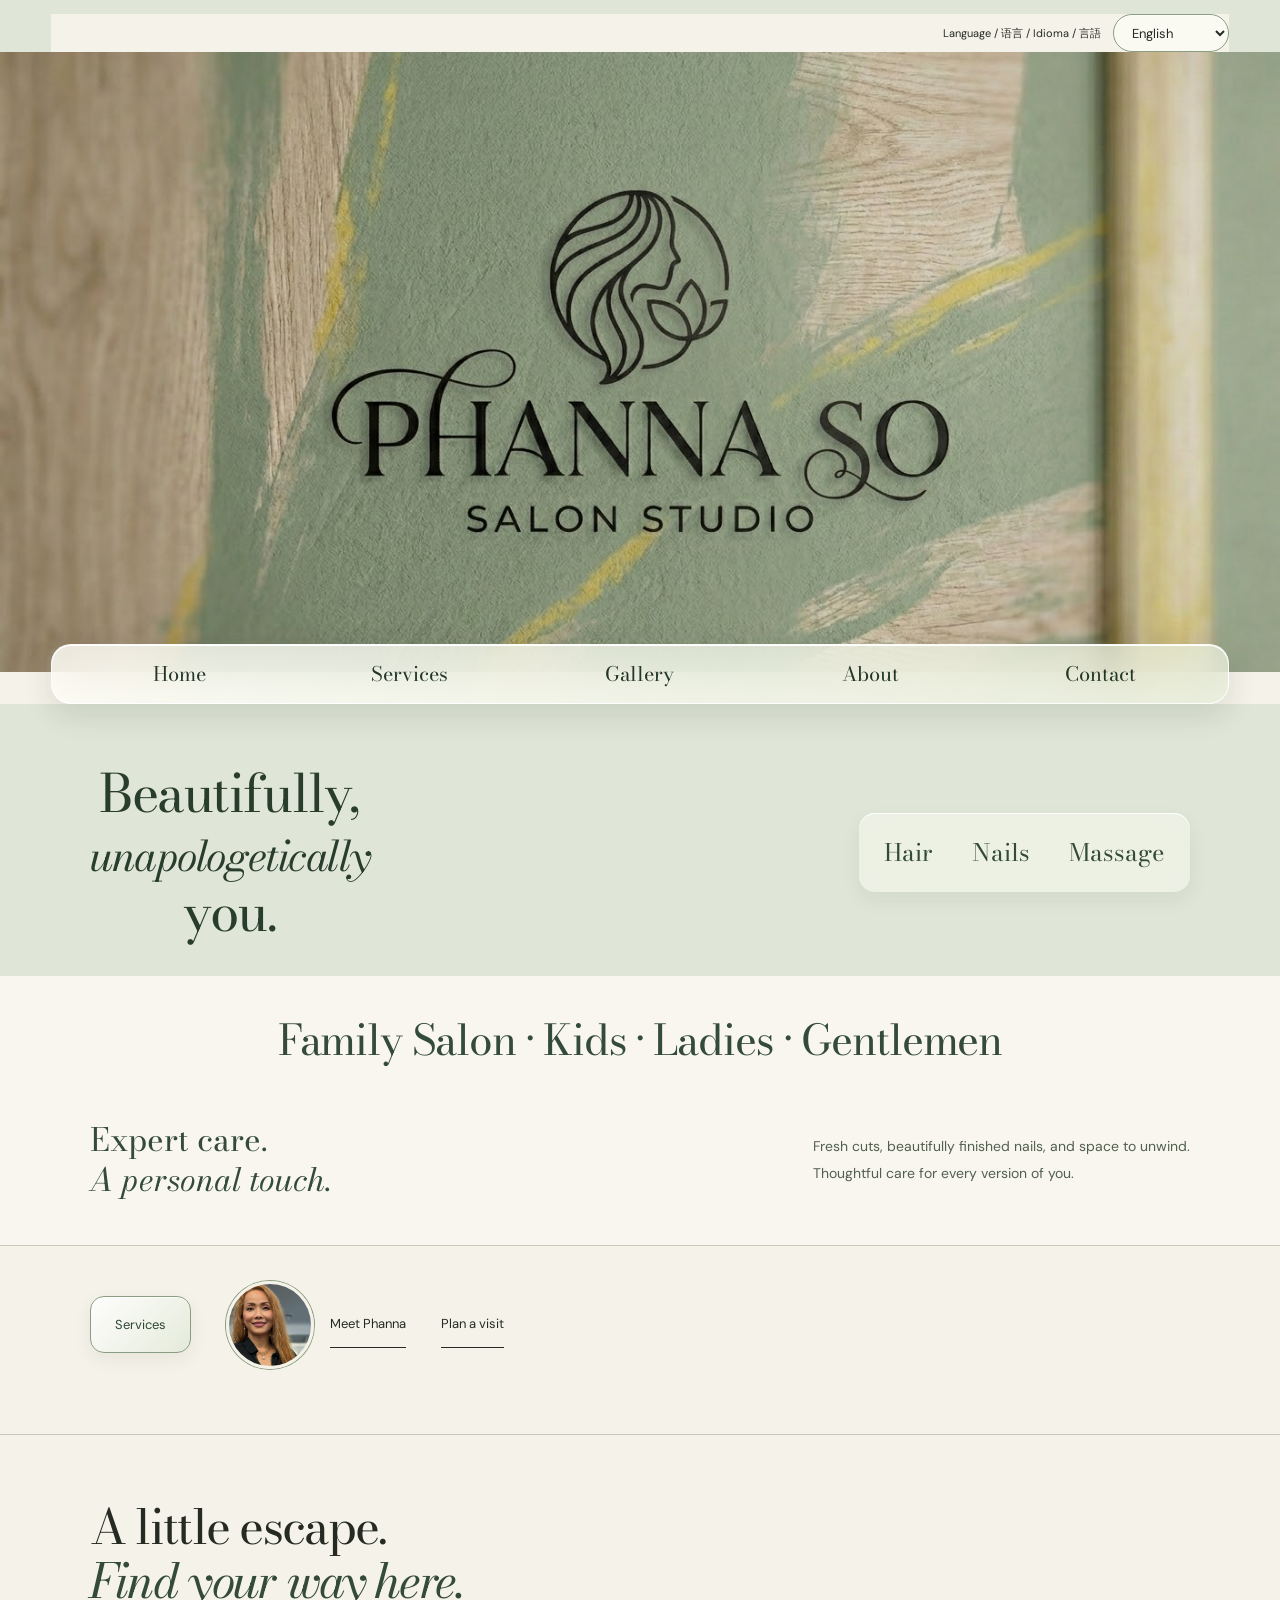
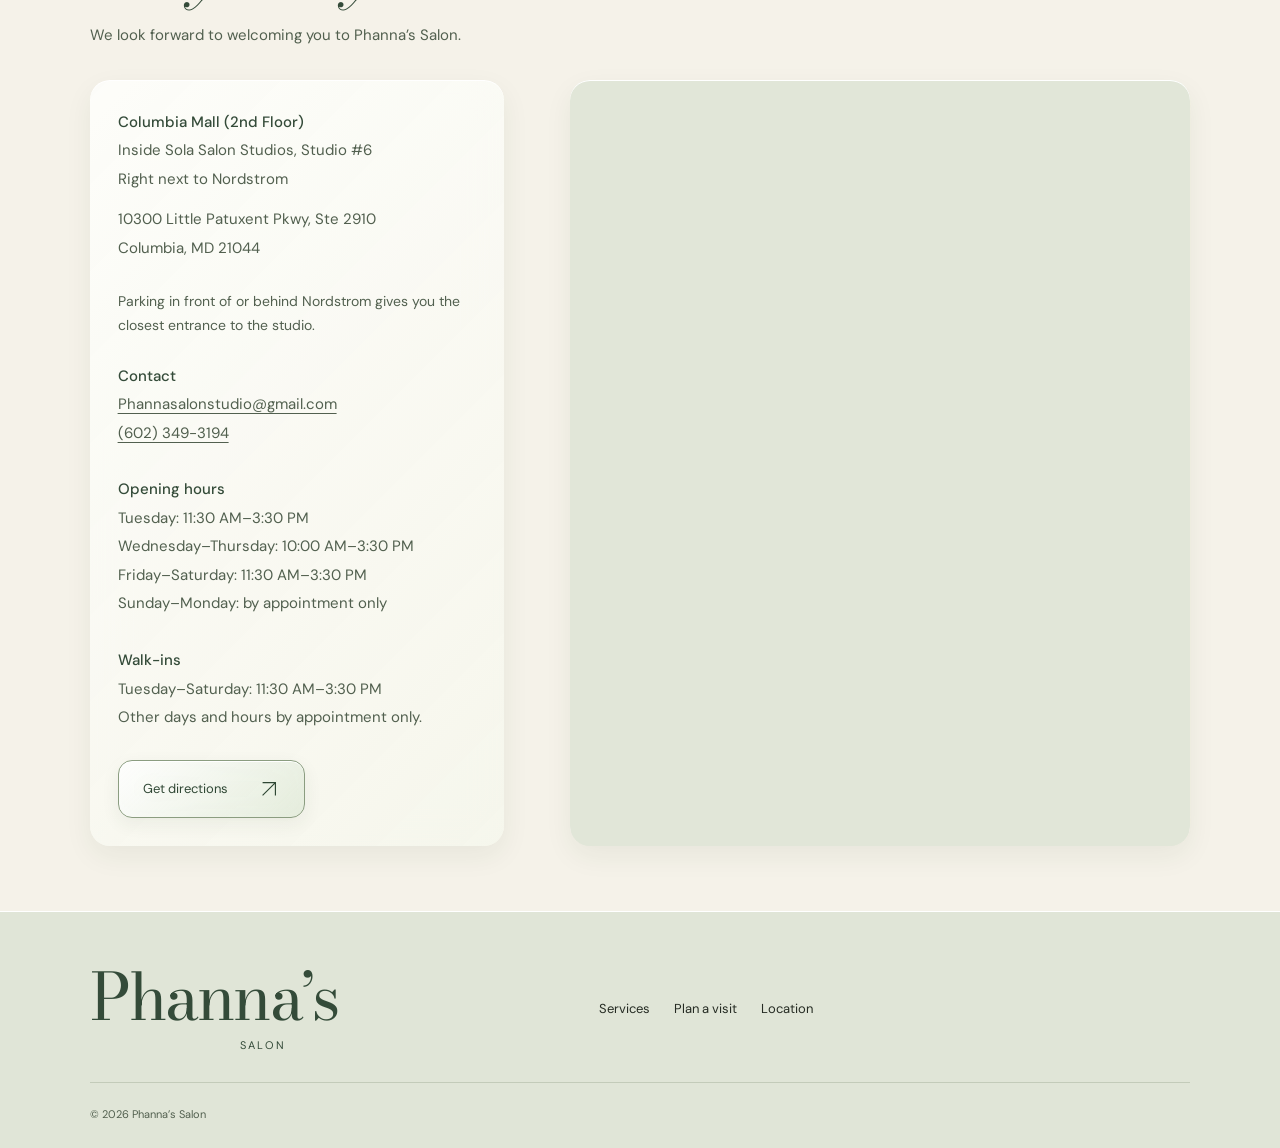
<file: index.html>
<!doctype html>
<html lang="en">
<head><meta charset="UTF-8"><meta name="viewport" content="width=device-width, initial-scale=1"><meta name="theme-color" content="#6e202e"><meta name="description" content="Phanna’s Salon — thoughtful haircuts and styling for women and men, nail care, and massage. Make a little time for yourself."><title>Home — Phanna’s Salon</title><link rel="stylesheet" href="fonts.css?v=refactor"><link rel="stylesheet" href="style.css?v=refactor"><link rel="stylesheet" href="glass.css?v=refactor"><link rel="stylesheet" href="languages.css?v=refactor"><link rel="stylesheet" href="pages.css?v=refactor"><link rel="stylesheet" href="buttons.css?v=refactor"><link rel="stylesheet" href="liquid-glass.css?v=refactor"><link rel="stylesheet" href="sage-brand.css?v=refactor"><link rel="stylesheet" href="floating-nav.css?v=refactor"></head>
<body class="home-page" data-page="index">
<a class="skip-link" href="#main-content">Skip to content</a>
<main id="main-content"><div class="home-cover"><div class="language-bar"><label for="language">Language / 语言 / Idioma / 言語</label><select id="language" aria-label="Language"><option value="en" lang="en">English</option><option value="zh-CN" lang="zh-CN">简体中文</option><option value="es" lang="es">Español</option><option value="ja" lang="ja">日本語</option></select></div><header role="banner" class="brand-image-header"><a href="index.html" aria-label="Phanna So Salon Studio home"><img class="brand-title-image" src="assets/phanna-so-brand.jpg" alt="Phanna So Salon Studio — sage and cream salon logo" width="1408" height="768" fetchpriority="high"></a></header></div><nav class="site-nav" aria-label="Main navigation"><a class="nav-home" data-nav="home" href="index.html" aria-current="page">Home</a><a class="nav-services" data-nav="services" href="menu.html">Services</a><a class="nav-gallery" data-nav="gallery" href="gallery.html">Gallery</a><a class="nav-about" data-nav="about" href="about.html">About</a><a class="nav-contact" data-nav="contact" href="index.html#visit">Contact</a></nav>
<div class="home-cover"><section class="hero"><img class="hero-image" src="assets/editorial-hero.jpg" alt="Editorial portrait of long brunette waves" loading="lazy" width="1536" height="864"><div class="hero-copy"><h1>Beautifully,<br><em>unapologetically</em><br>you.</h1><div class="hero-services"><a href="menu.html#menu-category-1">Hair</a><a href="menu.html#menu-category-12">Nails</a><a href="menu.html#menu-category-13">Massage</a></div></div></section></div>
<h2 class="family-salon home-family">Family Salon · Kids · Ladies · Gentlemen</h2><div class="intro"><p>Expert care.<br><em>A personal touch.</em></p><div>Fresh cuts, beautifully finished nails, and space to unwind.<br>Thoughtful care for every version of you.</div></div>
<div class="home-links"><a class="button home-services" href="menu.html">Services</a><div class="home-phanna"><a class="phanna-icon" href="about.html" aria-label="Phanna So"><img src="assets/gallery/phanna-portrait.jpg" alt="Phanna So" width="96" height="96" loading="lazy"></a><a class="text-link home-about" href="about.html">Meet Phanna</a></div><a class="text-link home-plan" href="appointments.html">Plan a visit</a></div><section id="visit" class="visit section"><div class="visit-heading"><h2>A little escape.<br><em>Find your way here.</em></h2><p>We look forward to welcoming you to Phanna’s Salon.</p></div><div class="visit-address"><p class="location-note"><strong>Columbia Mall (2nd Floor)</strong><br>Inside Sola Salon Studios, Studio #6<br>Right next to Nordstrom<br><span class="street-address">10300 Little Patuxent Pkwy, Ste 2910<br>Columbia, MD 21044</span></p><p class="parking-note">Parking in front of or behind Nordstrom gives you the closest entrance to the studio.</p><p id="contact" class="salon-contact"><strong class="contact-label">Contact</strong><br><a href="mailto:Phannasalonstudio@gmail.com">Phannasalonstudio@gmail.com</a><br><a href="tel:+16023493194">(602) 349-3194</a></p><p class="opening-hours"><strong>Opening hours</strong><br>Tuesday: 11:30 AM–3:30 PM<br>Wednesday–Thursday: 10:00 AM–3:30 PM<br>Friday–Saturday: 11:30 AM–3:30 PM<br>Sunday–Monday: by appointment only<br><br><strong>Walk-ins</strong><br>Tuesday–Saturday: 11:30 AM–3:30 PM<br>Other days and hours by appointment only.</p><a class="button outline" href="https://www.google.com/maps/dir/?api=1&destination=Sola+Salons%2C+10300+Little+Patuxent+Pkwy+Ste+2910%2C+Columbia%2C+MD+21044" target="_blank" rel="noopener noreferrer">Get directions <svg viewBox="0 0 24 24" aria-hidden="true"><path d="M5 19 19 5M5 5h14v14"/></svg></a></div><div class="visit-map"><iframe id="salon-map" title="Google Maps — Phanna’s Salon at Columbia Mall" src="https://www.google.com/maps/embed?pb=!1m18!1m12!1m3!1d24729.268182355714!2d-76.8614297!3d39.2165653!2m3!1f0!2f0!3f0!3m2!1i1024!2i768!4f13.1!3m3!1m2!1s0x89b7dfca74cb8acb%3A0x56308166996a67b2!2sSola%20Salons!5e0!3m2!1sen!2sus!4v1794839835974!5m2!1sen!2sus" width="600" height="420" loading="lazy" referrerpolicy="no-referrer-when-downgrade" allowfullscreen></iframe></div></section></main><footer><a class="brand" href="index.html" aria-current="page">Phanna’s<span>SALON</span></a><div><a href="menu.html">Services</a><a href="appointments.html">Plan a visit</a><a href="index.html#visit">Location</a></div><small>© <span id="year"></span> Phanna’s Salon</small></footer><script src="i18n.js?v=refactor"></script><script src="app.js"></script><script src="pages.js?v=refactor"></script><script src="site-nav.js?v=refactor"></script></body></html>
</file>
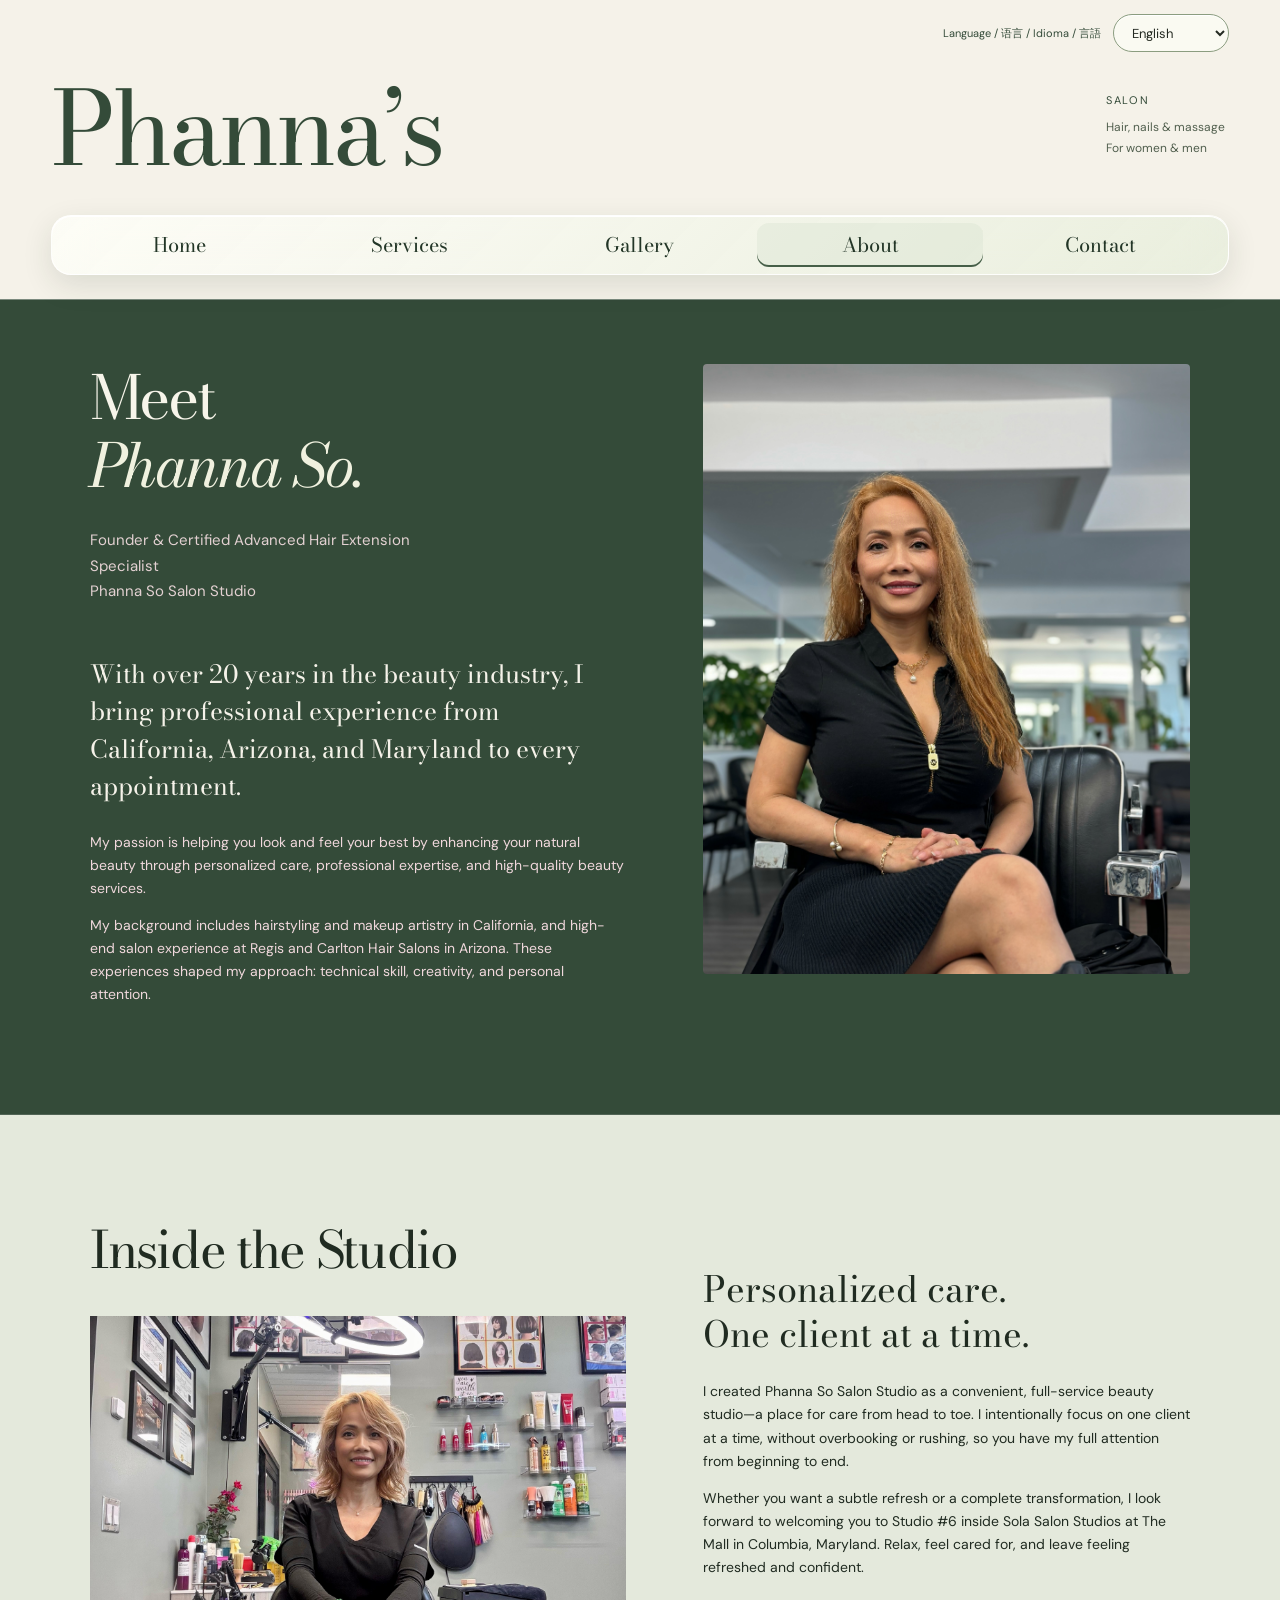
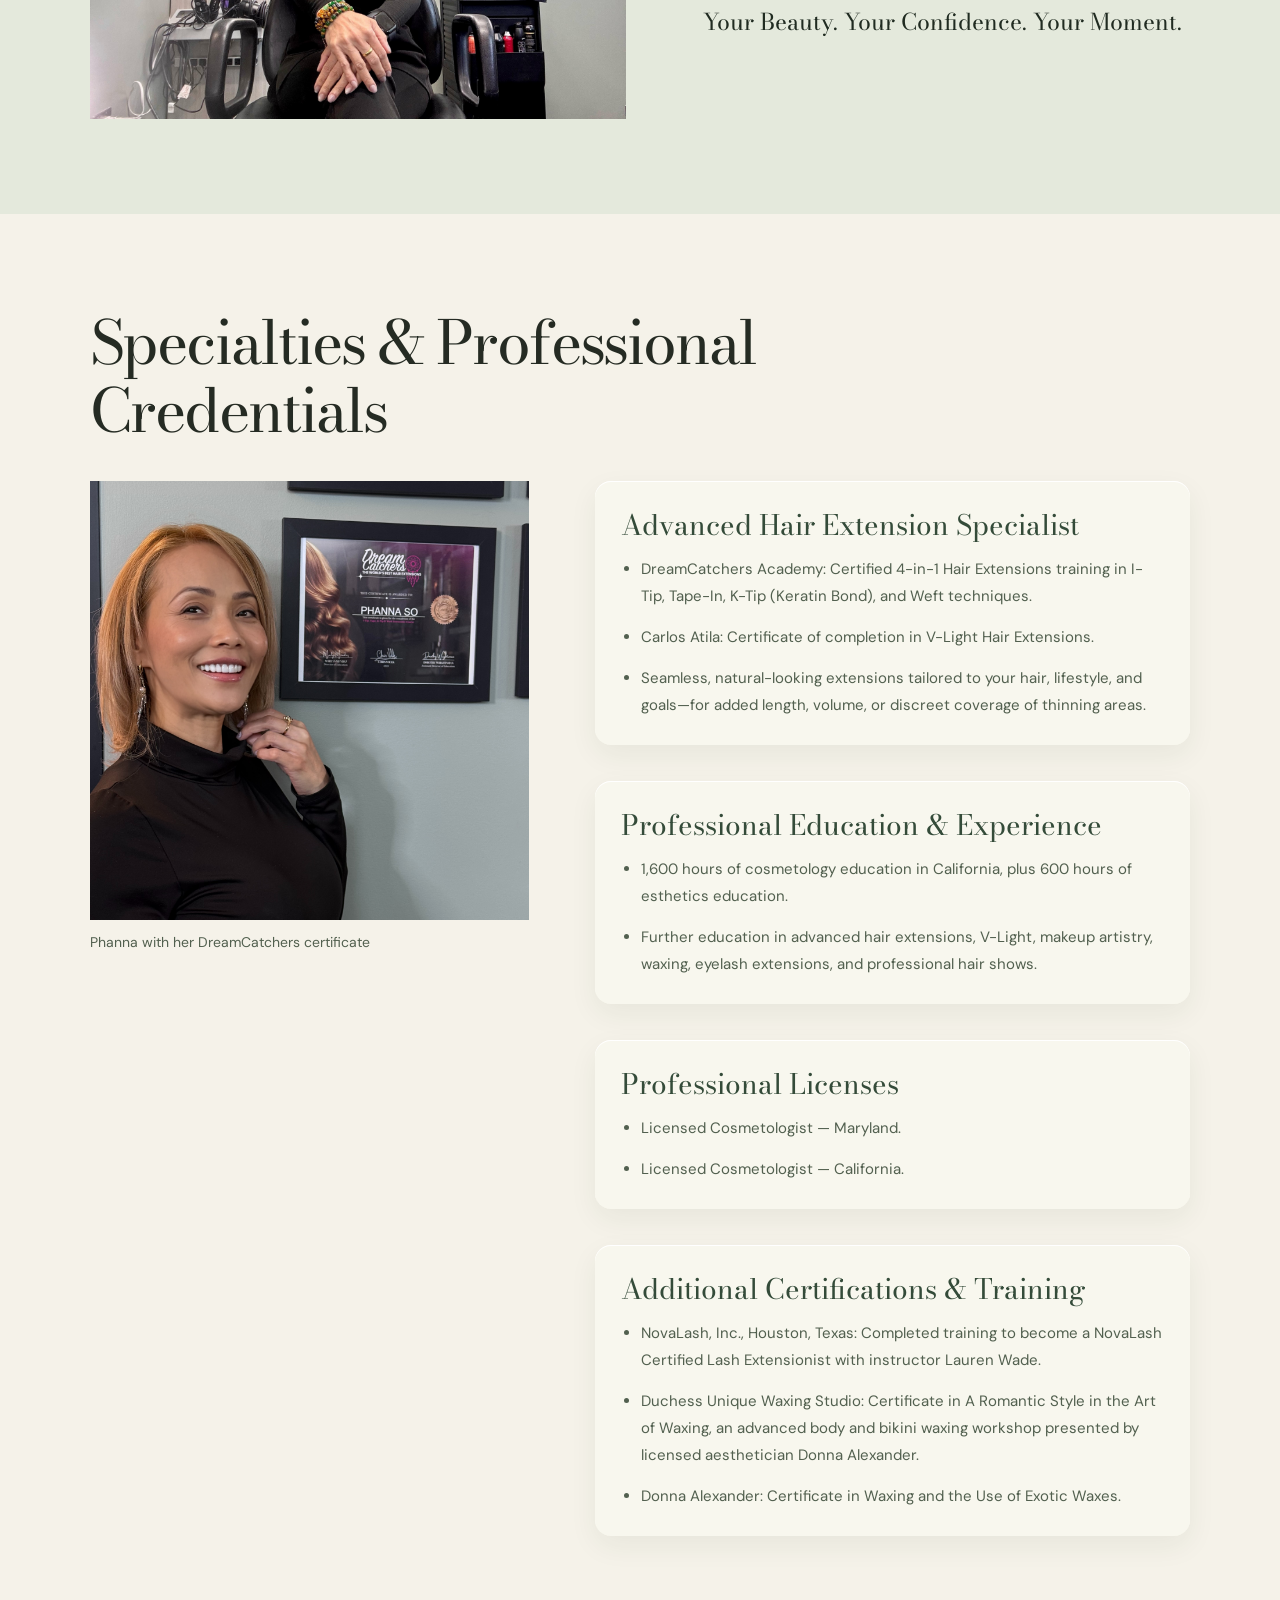
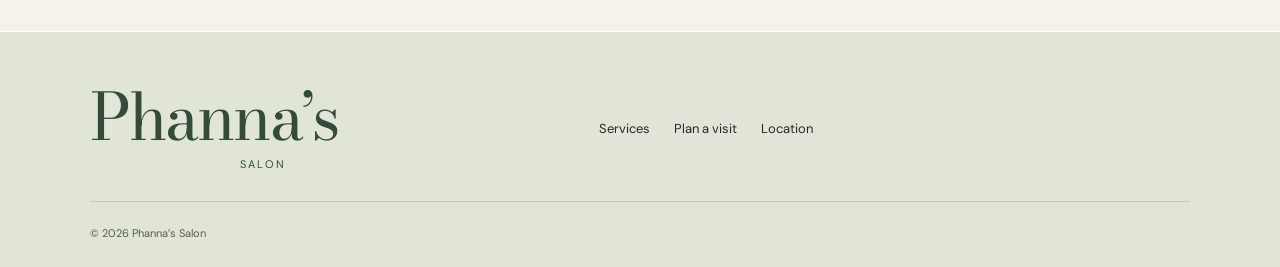
<file: about.html>
<!doctype html>
<html lang="en">
<head><meta charset="UTF-8"><meta name="viewport" content="width=device-width, initial-scale=1"><meta name="theme-color" content="#6e202e"><meta name="description" content="Phanna’s Salon — thoughtful haircuts and styling for women and men, nail care, and massage. Make a little time for yourself."><title>About — Phanna’s Salon</title><link rel="stylesheet" href="fonts.css?v=refactor"><link rel="stylesheet" href="style.css?v=refactor"><link rel="stylesheet" href="glass.css?v=refactor"><link rel="stylesheet" href="languages.css?v=refactor"><link rel="stylesheet" href="pages.css?v=refactor"><link rel="stylesheet" href="buttons.css?v=refactor"><link rel="stylesheet" href="liquid-glass.css?v=refactor"><link rel="stylesheet" href="sage-brand.css?v=refactor"><link rel="stylesheet" href="floating-nav.css?v=refactor"></head>
<body class="inner-page" data-page="about">
<a class="skip-link" href="#main-content">Skip to content</a>
<div class="language-bar"><label for="language">Language / 语言 / Idioma / 言語</label><select id="language" aria-label="Language"><option value="en" lang="en">English</option><option value="zh-CN" lang="zh-CN">简体中文</option><option value="es" lang="es">Español</option><option value="ja" lang="ja">日本語</option></select></div><header><div class="masthead"><a class="brand" href="index.html" aria-label="Phanna’s Salon home">Phanna’s</a><div class="brand-detail">SALON<span>Hair, nails &amp; massage<br>For women &amp; men</span></div></div></header><nav class="site-nav" aria-label="Main navigation"><a class="nav-home" data-nav="home" href="index.html">Home</a><a class="nav-services" data-nav="services" href="menu.html">Services</a><a class="nav-gallery" data-nav="gallery" href="gallery.html">Gallery</a><a class="nav-about" data-nav="about" href="about.html" aria-current="page">About</a><a class="nav-contact" data-nav="contact" href="index.html#visit">Contact</a></nav>
<main id="main-content"><section id="about" class="about section"><div class="about-title"><h1 id="bio-title">Meet<br><em>Phanna So.</em></h1><p id="bio-role">Founder &amp; Certified Advanced Hair Extension Specialist<br>Phanna So Salon Studio</p></div><figure class="phanna-main-portrait"><img src="assets/gallery/phanna-portrait.jpg" alt="Phanna So seated in the salon" width="4284" height="5712"></figure><div class="about-copy"><p id="bio-intro">With over 20 years in the beauty industry, I bring professional experience from California, Arizona, and Maryland to every appointment.</p><p id="bio-care">My passion is helping you look and feel your best by enhancing your natural beauty through personalized care, professional expertise, and high-quality beauty services.</p><p id="bio-career">My background includes hairstyling and makeup artistry in California, and high-end salon experience at Regis and Carlton Hair Salons in Arizona. These experiences shaped my approach: technical skill, creativity, and personal attention.</p></div></section><section class="phanna-studio-section section" aria-labelledby="studio-title"><div class="studio-photo"><h2 id="studio-title">Inside the Studio</h2><figure><img src="assets/gallery/phanna-studio.jpg" alt="Phanna in the studio" width="3088" height="2316" loading="lazy"></figure></div><div class="bio-philosophy"><h3 id="bio-philosophy-title">Personalized care.<br>One client at a time.</h3><div><p id="bio-philosophy-copy">I created Phanna So Salon Studio as a convenient, full-service beauty studio—a place for care from head to toe. I intentionally focus on one client at a time, without overbooking or rushing, so you have my full attention from beginning to end.</p><p id="bio-welcome">Whether you want a subtle refresh or a complete transformation, I look forward to welcoming you to Studio #6 inside Sola Salon Studios at The Mall in Columbia, Maryland. Relax, feel cared for, and leave feeling refreshed and confident.</p><p id="bio-signature">Your Beauty. Your Confidence. Your Moment.</p></div></div></section><section id="credentials" class="credentials section" aria-labelledby="credentials-title"><h2 id="credentials-title">Specialties &amp; Professional Credentials</h2><div class="credentials-photo"><figure><img src="assets/gallery/phanna-certificate.jpg" alt="Phanna with her DreamCatchers certificate" width="3024" height="4032" loading="lazy"><figcaption class="phanna-caption" id="phanna-certificate-caption">Phanna with her DreamCatchers certificate</figcaption></figure></div><div class="credentials-grid"><article id="credential-extensions"><h3 id="cred-extensions-title">Advanced Hair Extension Specialist</h3><ul><li id="cred-extensions-0">DreamCatchers Academy: Certified 4-in-1 Hair Extensions training in I-Tip, Tape-In, K-Tip (Keratin Bond), and Weft techniques.</li><li id="cred-extensions-1">Carlos Atila: Certificate of completion in V-Light Hair Extensions.</li><li id="cred-extensions-2">Seamless, natural-looking extensions tailored to your hair, lifestyle, and goals—for added length, volume, or discreet coverage of thinning areas.</li></ul></article><article id="credential-experience"><h3 id="cred-experience-title">Professional Education &amp; Experience</h3><ul><li id="cred-experience-1">1,600 hours of cosmetology education in California, plus 600 hours of esthetics education.</li><li id="cred-experience-2">Further education in advanced hair extensions, V-Light, makeup artistry, waxing, eyelash extensions, and professional hair shows.</li></ul></article><article id="credential-licenses"><h3 id="cred-licenses-title">Professional Licenses</h3><ul><li id="cred-licenses-0">Licensed Cosmetologist — Maryland.</li><li id="cred-licenses-1">Licensed Cosmetologist — California.</li></ul></article><article id="credential-certifications"><h3 id="cred-certifications-title">Additional Certifications &amp; Training</h3><ul><li id="cred-certifications-0">NovaLash, Inc., Houston, Texas: Completed training to become a NovaLash Certified Lash Extensionist with instructor Lauren Wade.</li><li id="cred-certifications-1">Duchess Unique Waxing Studio: Certificate in A Romantic Style in the Art of Waxing, an advanced body and bikini waxing workshop presented by licensed aesthetician Donna Alexander.</li><li id="cred-certifications-2">Donna Alexander: Certificate in Waxing and the Use of Exotic Waxes.</li></ul></article></div></section></main><footer><a class="brand" href="index.html">Phanna’s<span>SALON</span></a><div><a href="menu.html">Services</a><a href="appointments.html">Plan a visit</a><a href="index.html#visit">Location</a></div><small>© <span id="year"></span> Phanna’s Salon</small></footer><script src="i18n.js?v=refactor"></script><script src="app.js"></script><script src="pages.js?v=refactor"></script><script src="site-nav.js?v=refactor"></script></body></html>
</file>
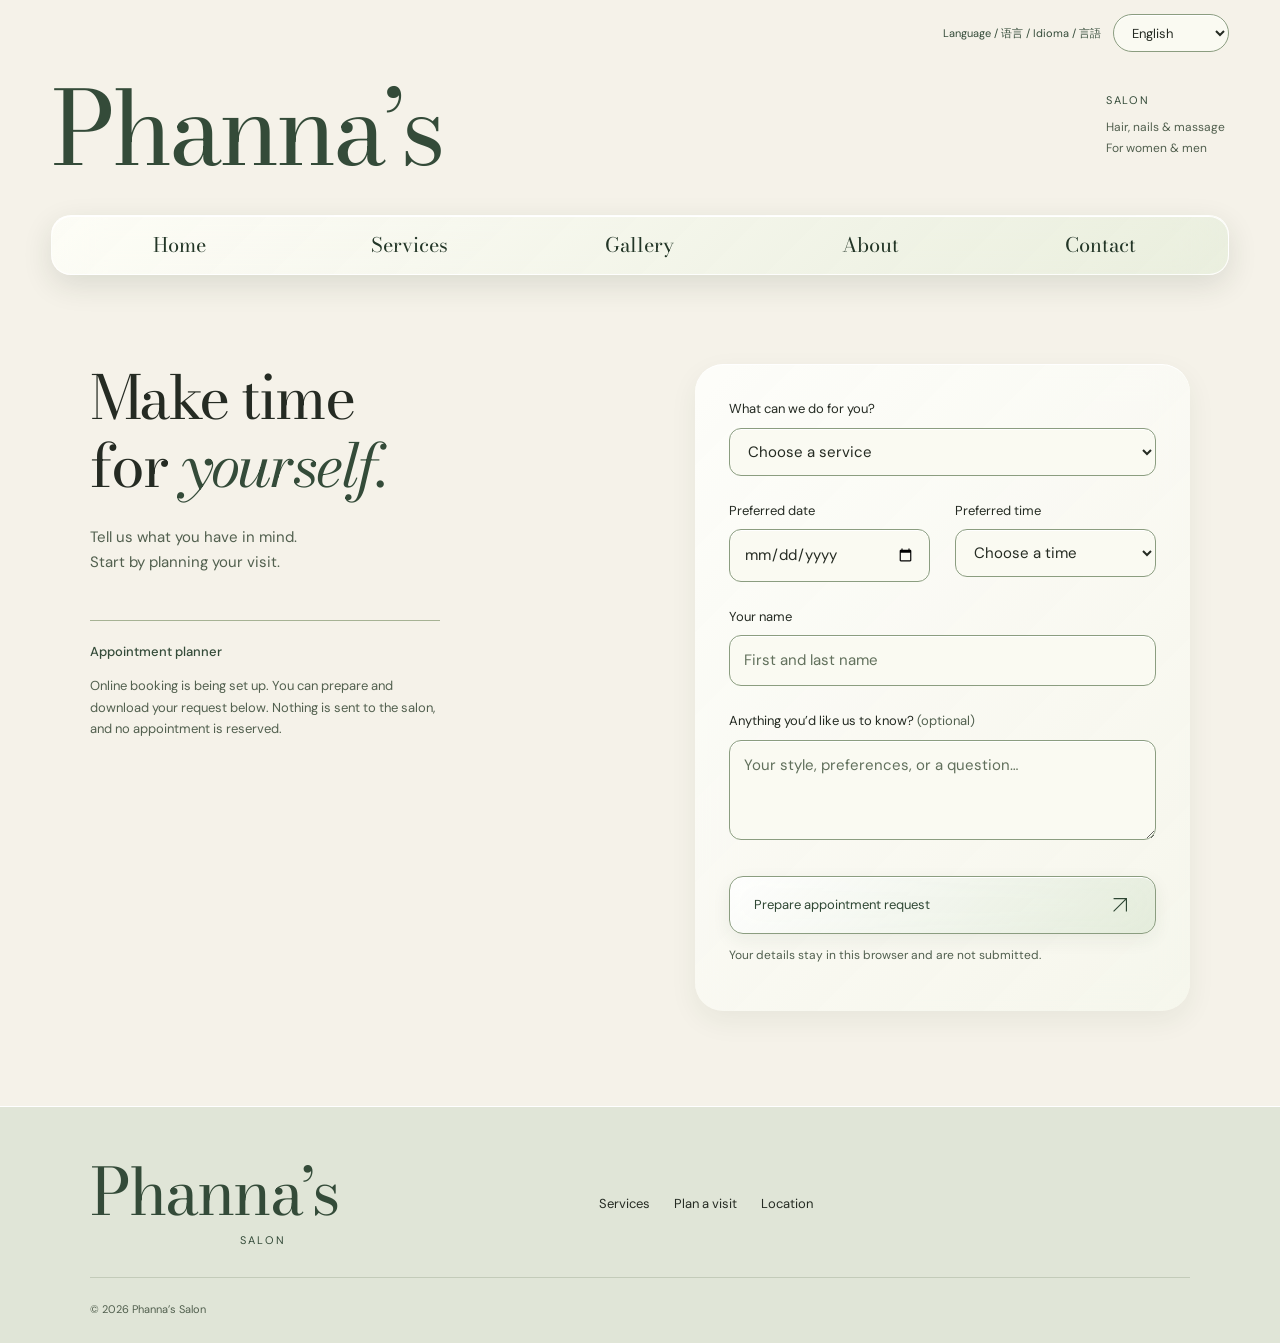
<file: appointments.html>
<!doctype html>
<html lang="en">
<head><meta charset="UTF-8"><meta name="viewport" content="width=device-width, initial-scale=1"><meta name="theme-color" content="#6e202e"><meta name="description" content="Phanna’s Salon — thoughtful haircuts and styling for women and men, nail care, and massage. Make a little time for yourself."><title>Appointment Planner — Phanna’s Salon</title><link rel="stylesheet" href="fonts.css?v=refactor"><link rel="stylesheet" href="style.css?v=refactor"><link rel="stylesheet" href="glass.css?v=refactor"><link rel="stylesheet" href="languages.css?v=refactor"><link rel="stylesheet" href="pages.css?v=refactor"><link rel="stylesheet" href="buttons.css?v=refactor"><link rel="stylesheet" href="liquid-glass.css?v=refactor"><link rel="stylesheet" href="sage-brand.css?v=refactor"><link rel="stylesheet" href="floating-nav.css?v=refactor"></head>
<body class="inner-page" data-page="appointments">
<a class="skip-link" href="#main-content">Skip to content</a>
<div class="language-bar"><label for="language">Language / 语言 / Idioma / 言語</label><select id="language" aria-label="Language"><option value="en" lang="en">English</option><option value="zh-CN" lang="zh-CN">简体中文</option><option value="es" lang="es">Español</option><option value="ja" lang="ja">日本語</option></select></div><header><div class="masthead"><a class="brand" href="index.html" aria-label="Phanna’s Salon home">Phanna’s</a><div class="brand-detail">SALON<span>Hair, nails &amp; massage<br>For women &amp; men</span></div></div></header><nav class="site-nav" aria-label="Main navigation"><a class="nav-home" data-nav="home" href="index.html">Home</a><a class="nav-services" data-nav="services" href="menu.html">Services</a><a class="nav-gallery" data-nav="gallery" href="gallery.html">Gallery</a><a class="nav-about" data-nav="about" href="about.html">About</a><a class="nav-contact" data-nav="contact" href="index.html#visit">Contact</a></nav>
<main id="main-content"><section id="booking" class="booking section"><div class="booking-intro"><h1>Make time<br>for <em>yourself.</em></h1><p>Tell us what you have in mind.<br>Start by planning your visit.</p><div class="booking-note"><strong>Appointment planner</strong><p>Online booking is being set up. You can prepare and download your request below. Nothing is sent to the salon, and no appointment is reserved.</p></div></div><form id="booking-form"><label for="service">What can we do for you?</label><select id="service" name="service" required><option value="">Choose a service</option><option>Haircut & styling</option><option>Nail care</option><option>Massage</option><option>Multiple services / consultation</option></select><div class="form-row"><div><label for="date">Preferred date</label><input type="date" id="date" name="date" required></div><div><label for="time">Preferred time</label><select id="time" name="time" required><option value="">Choose a time</option><option>Morning</option><option>Afternoon</option><option>Evening</option><option>Flexible</option></select></div></div><label for="name">Your name</label><input id="name" name="name" autocomplete="name" placeholder="First and last name" required maxlength="100"><label for="notes">Anything you’d like us to know? <span>(optional)</span></label><textarea id="notes" name="notes" rows="3" maxlength="1500" placeholder="Your style, preferences, or a question…"></textarea><button class="button" type="submit">Prepare appointment request <svg viewBox="0 0 24 24" aria-hidden="true"><path d="M5 19 19 5M5 5h14v14"/></svg></button><p class="privacy-note">Your details stay in this browser and are not submitted.</p><div id="request-result" hidden aria-live="polite"><h3>Your request is ready</h3><p id="summary"></p><p>This is a draft, not a confirmed appointment. Contact the salon to arrange your visit.</p><button type="button" class="text-link" id="download">Download request</button></div></form></section></main><footer><a class="brand" href="index.html">Phanna’s<span>SALON</span></a><div><a href="menu.html">Services</a><a href="appointments.html" aria-current="page">Plan a visit</a><a href="index.html#visit">Location</a></div><small>© <span id="year"></span> Phanna’s Salon</small></footer><script src="i18n.js?v=refactor"></script><script src="app.js"></script><script src="pages.js?v=refactor"></script><script src="site-nav.js?v=refactor"></script></body></html>
</file>
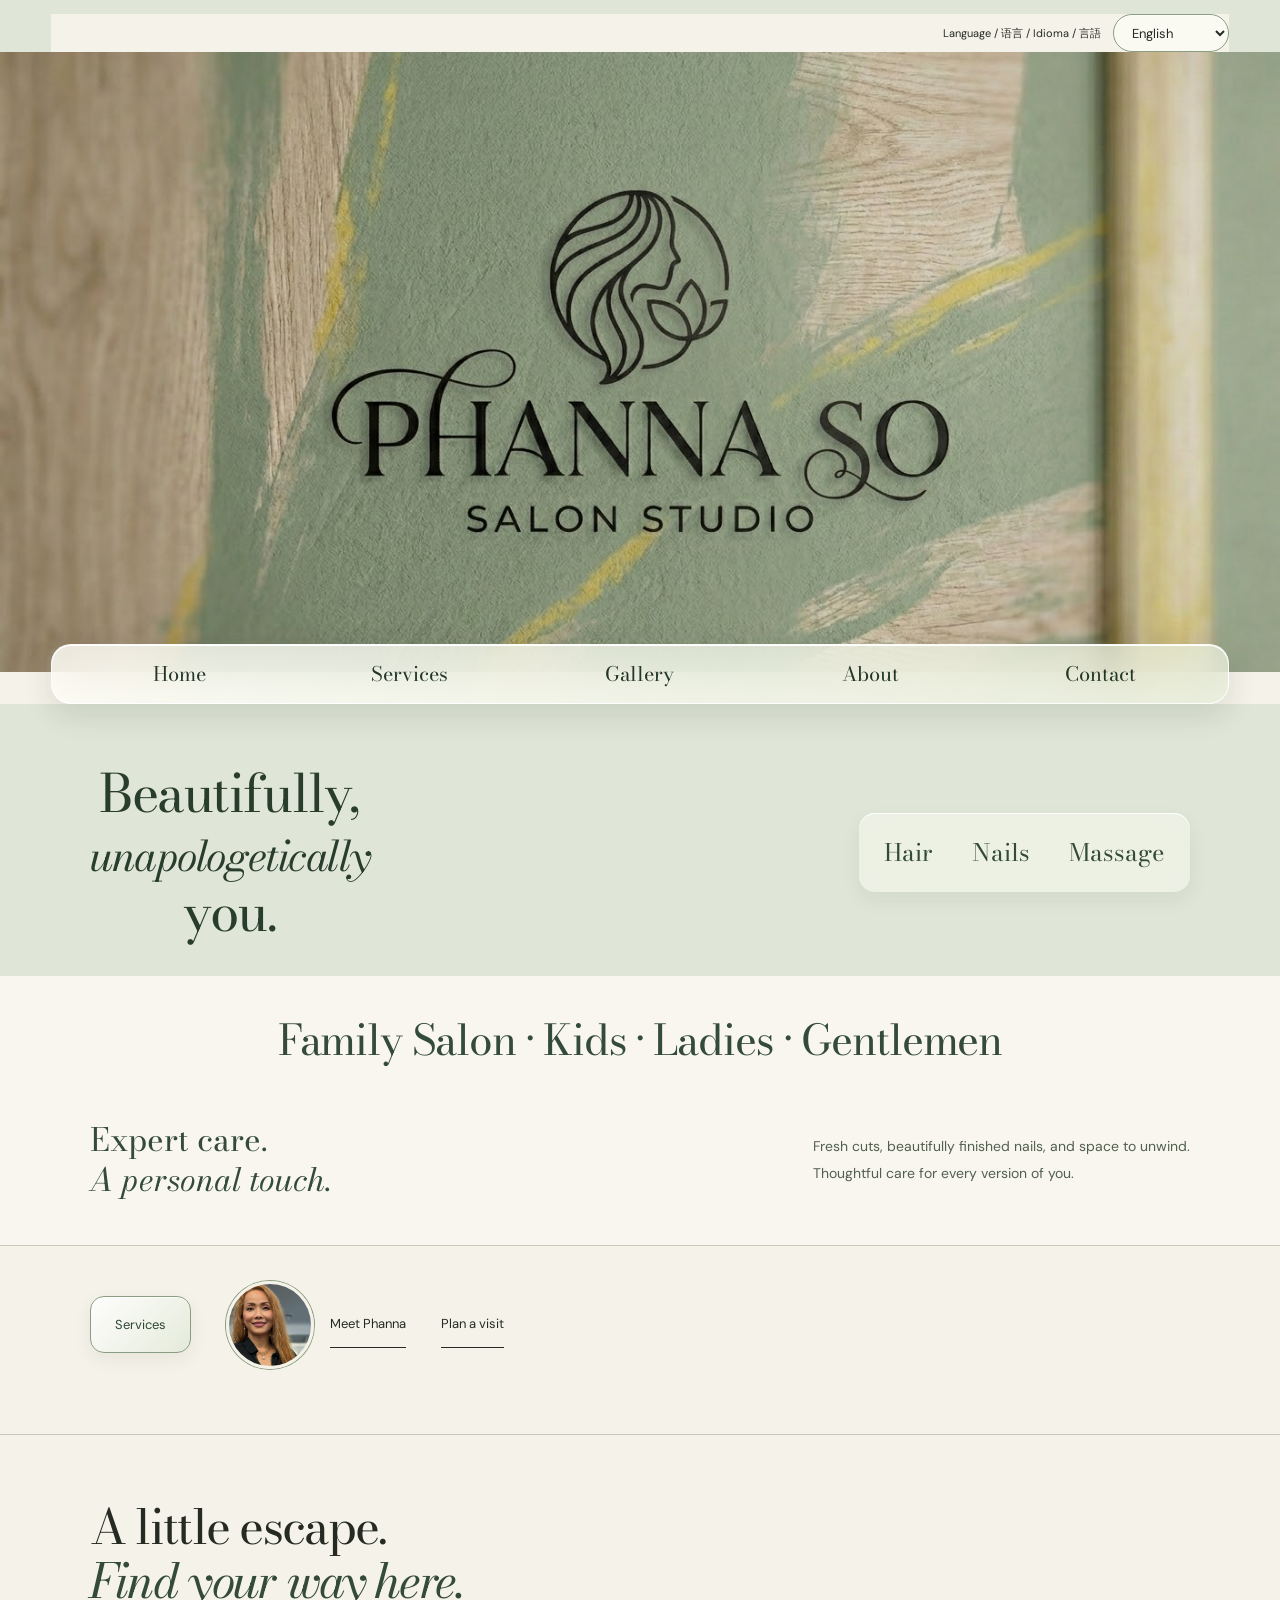
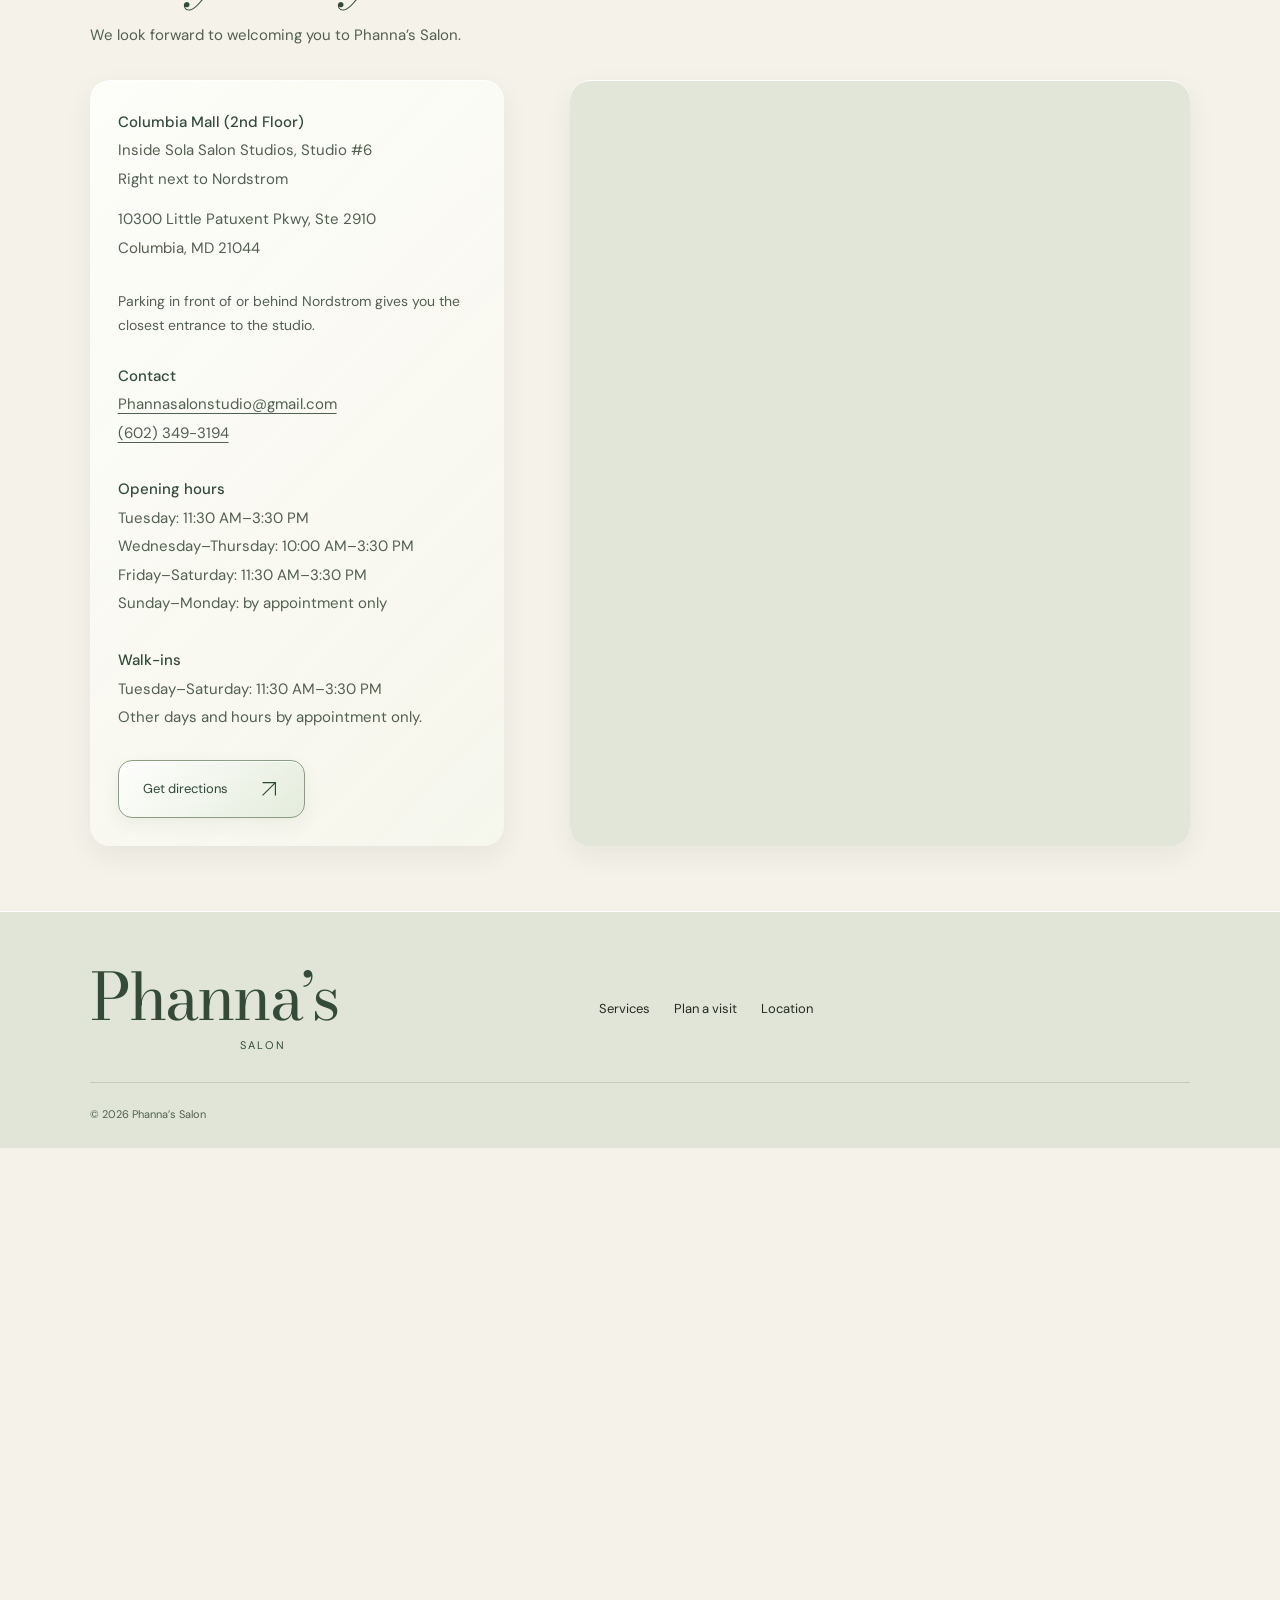
<file: contact.html>
<!doctype html><html lang="en"><head><meta charset="utf-8"><meta name="viewport" content="width=device-width,initial-scale=1"><meta http-equiv="refresh" content="0;url=index.html#visit"><title>Contact — Phanna’s Salon</title><link rel="canonical" href="https://phannas-salon.closedtang16.chatgpt.site/#visit"><link rel="stylesheet" href="sage-brand.css?v=refactor"></head><body><p>Contact details have moved to our homepage. <a href="index.html#visit">View contact details, opening hours and directions.</a></p></body></html>
</file>
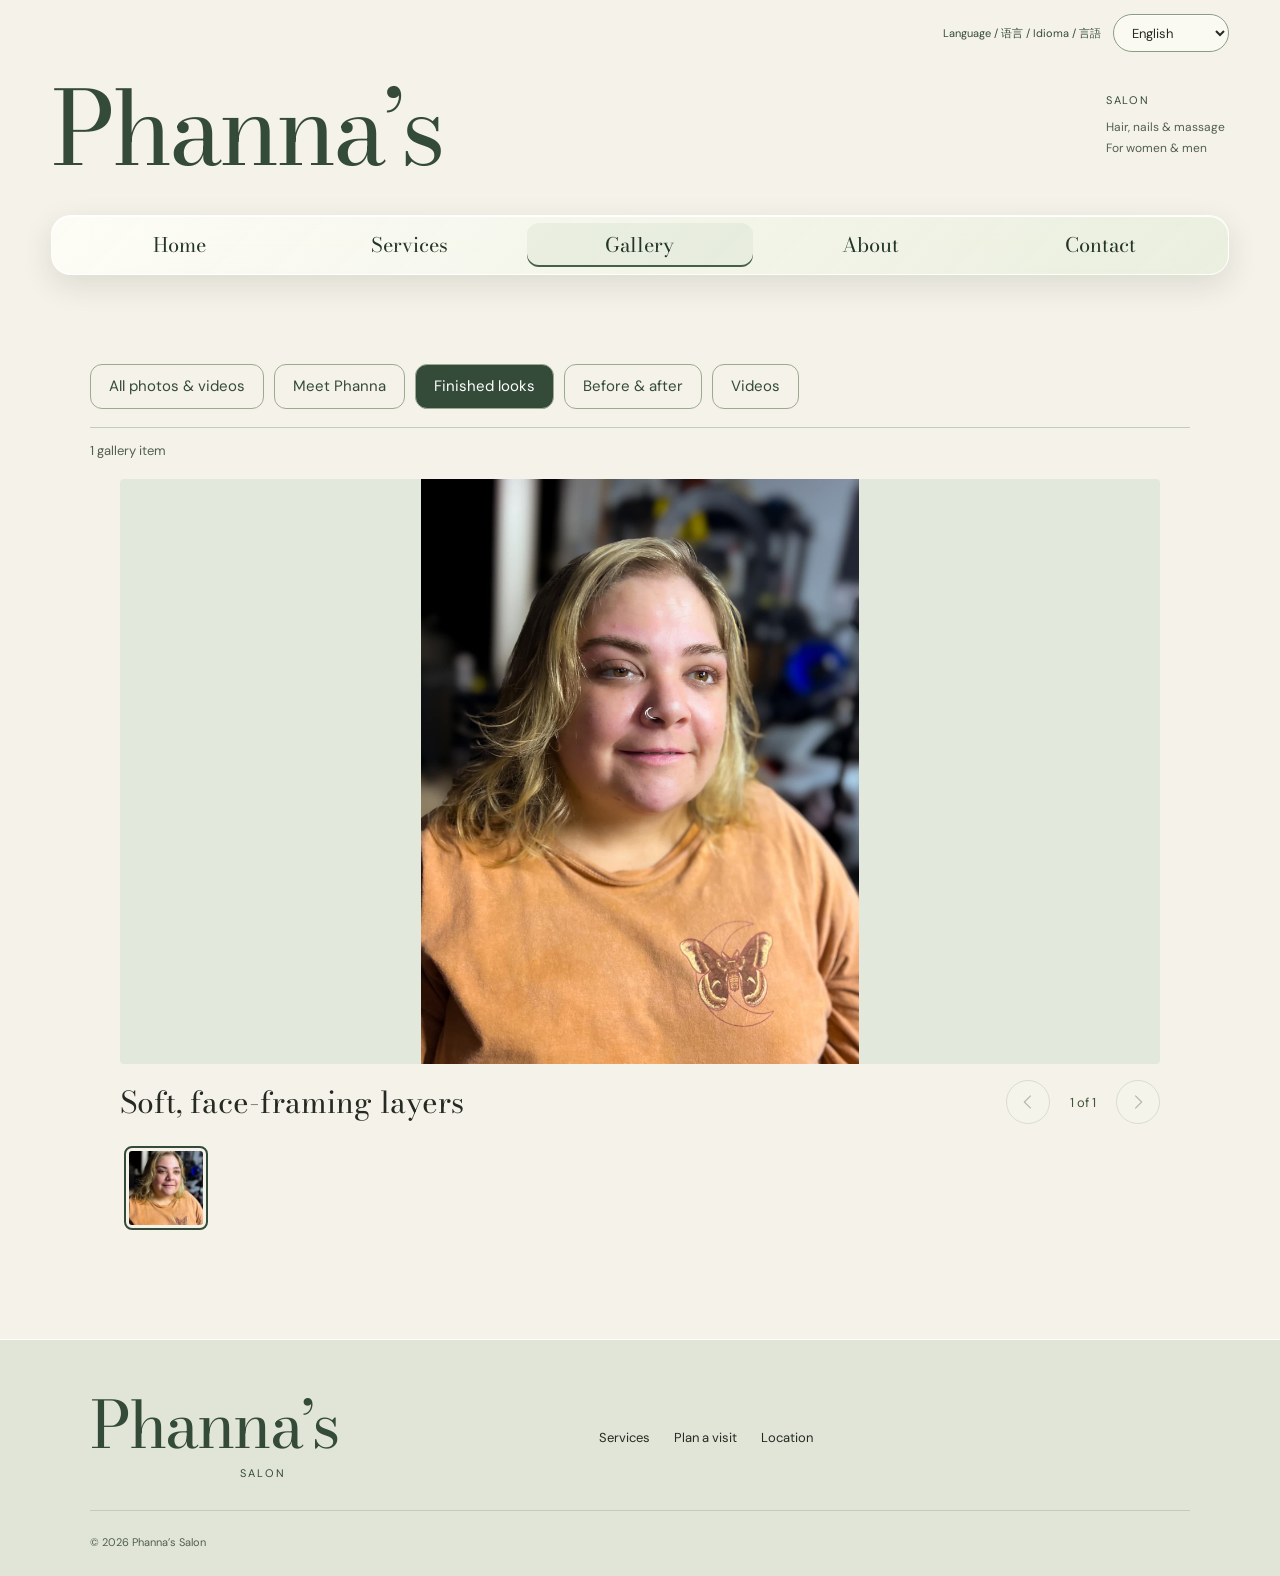
<file: gallery.html>
<!doctype html>
<html lang="en">
<head><meta charset="UTF-8"><meta name="viewport" content="width=device-width, initial-scale=1"><meta name="theme-color" content="#6e202e"><meta name="description" content="Phanna’s Salon — thoughtful haircuts and styling for women and men, nail care, and massage. Make a little time for yourself."><title>Gallery — Phanna’s Salon</title><link rel="stylesheet" href="fonts.css?v=refactor"><link rel="stylesheet" href="style.css?v=refactor"><link rel="stylesheet" href="glass.css?v=refactor"><link rel="stylesheet" href="languages.css?v=refactor"><link rel="stylesheet" href="pages.css?v=refactor"><link rel="stylesheet" href="buttons.css?v=refactor"><link rel="stylesheet" href="liquid-glass.css?v=refactor"><link rel="stylesheet" href="sage-brand.css?v=refactor"><link rel="stylesheet" href="gallery.css?v=slideshow"><link rel="stylesheet" href="floating-nav.css?v=refactor"></head>
<body class="inner-page" data-page="gallery">
<a class="skip-link" href="#main-content">Skip to content</a>
<div class="language-bar"><label for="language">Language / 语言 / Idioma / 言語</label><select id="language" aria-label="Language"><option value="en" lang="en">English</option><option value="zh-CN" lang="zh-CN">简体中文</option><option value="es" lang="es">Español</option><option value="ja" lang="ja">日本語</option></select></div><header><div class="masthead"><a class="brand" href="index.html" aria-label="Phanna’s Salon home">Phanna’s</a><div class="brand-detail">SALON<span>Hair, nails &amp; massage<br>For women &amp; men</span></div></div></header><nav class="site-nav" aria-label="Main navigation"><a class="nav-home" data-nav="home" href="index.html">Home</a><a class="nav-services" data-nav="services" href="menu.html">Services</a><a class="nav-gallery" data-nav="gallery" href="gallery.html" aria-current="page">Gallery</a><a class="nav-about" data-nav="about" href="about.html">About</a><a class="nav-contact" data-nav="contact" href="index.html#visit">Contact</a></nav>
<main id="main-content"><section class="gallery-content section" aria-label="Gallery"><div class="gallery-filters" role="group" aria-label="Gallery categories"><button type="button" data-filter="all" aria-pressed="false">All photos &amp; videos</button><button type="button" data-filter="portrait" aria-pressed="false">Meet Phanna</button><button type="button" data-filter="photo" aria-pressed="true">Finished looks</button><button type="button" data-filter="comparison" aria-pressed="false">Before &amp; after</button><button type="button" data-filter="video" aria-pressed="false">Videos</button></div><p class="gallery-status" role="status" aria-live="polite"></p><div id="gallery-grid"></div><div class="gallery-empty"><h2 id="gallery-empty-title">Our gallery is coming soon.</h2><p id="gallery-empty-copy">Customer photos, transformations, and videos will appear here as they are added.</p><a class="button" href="index.html#visit" id="gallery-contact">Talk to Phanna</a></div></section></main><dialog id="gallery-viewer"><button type="button" class="gallery-close" aria-label="Close photo">×</button><img alt=""><p></p></dialog><footer><a class="brand" href="index.html">Phanna’s<span>SALON</span></a><div><a href="menu.html">Services</a><a href="appointments.html">Plan a visit</a><a href="index.html#visit">Location</a></div><small>© <span id="year"></span> Phanna’s Salon</small></footer><script src="i18n.js?v=refactor"></script><script src="app.js"></script><script src="pages.js?v=refactor"></script><script src="gallery-data.js?v=studio-video-01"></script><script src="gallery.js?v=slideshow"></script><script src="site-nav.js?v=refactor"></script></body></html>
</file>
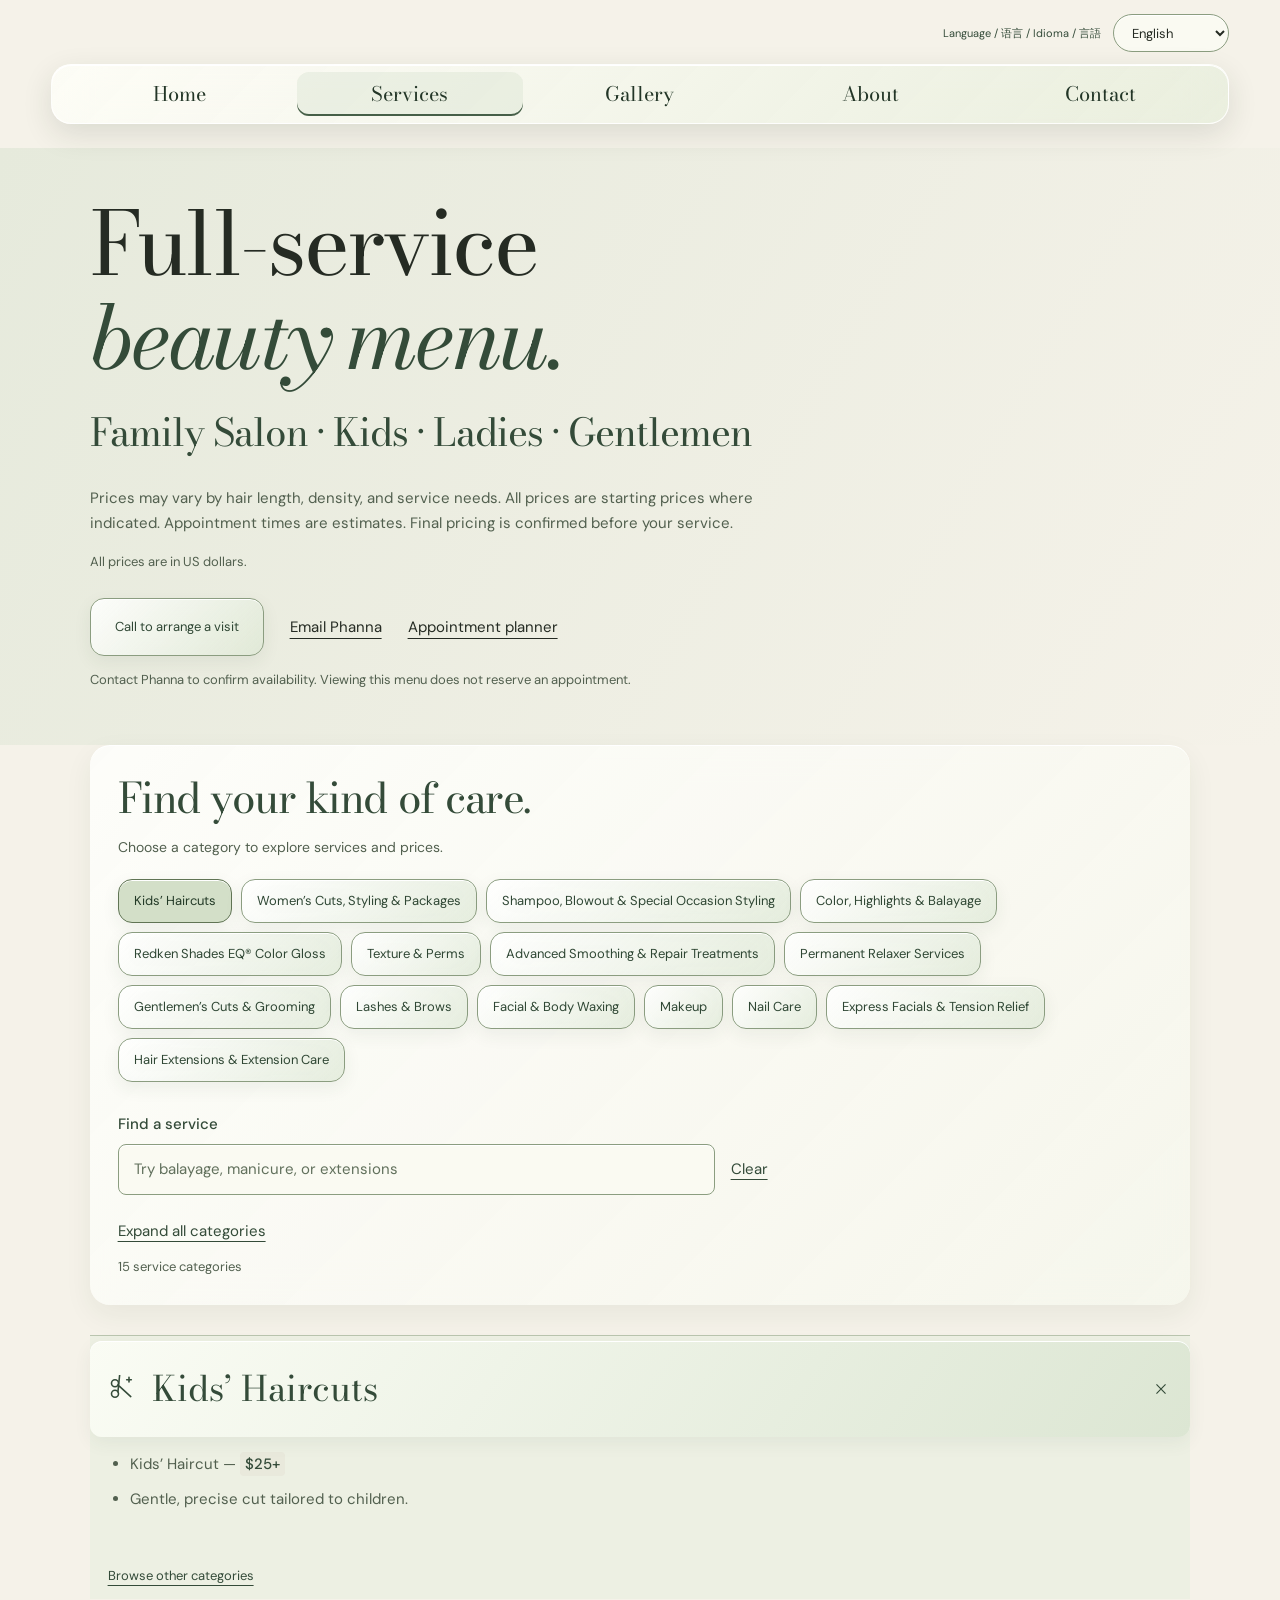
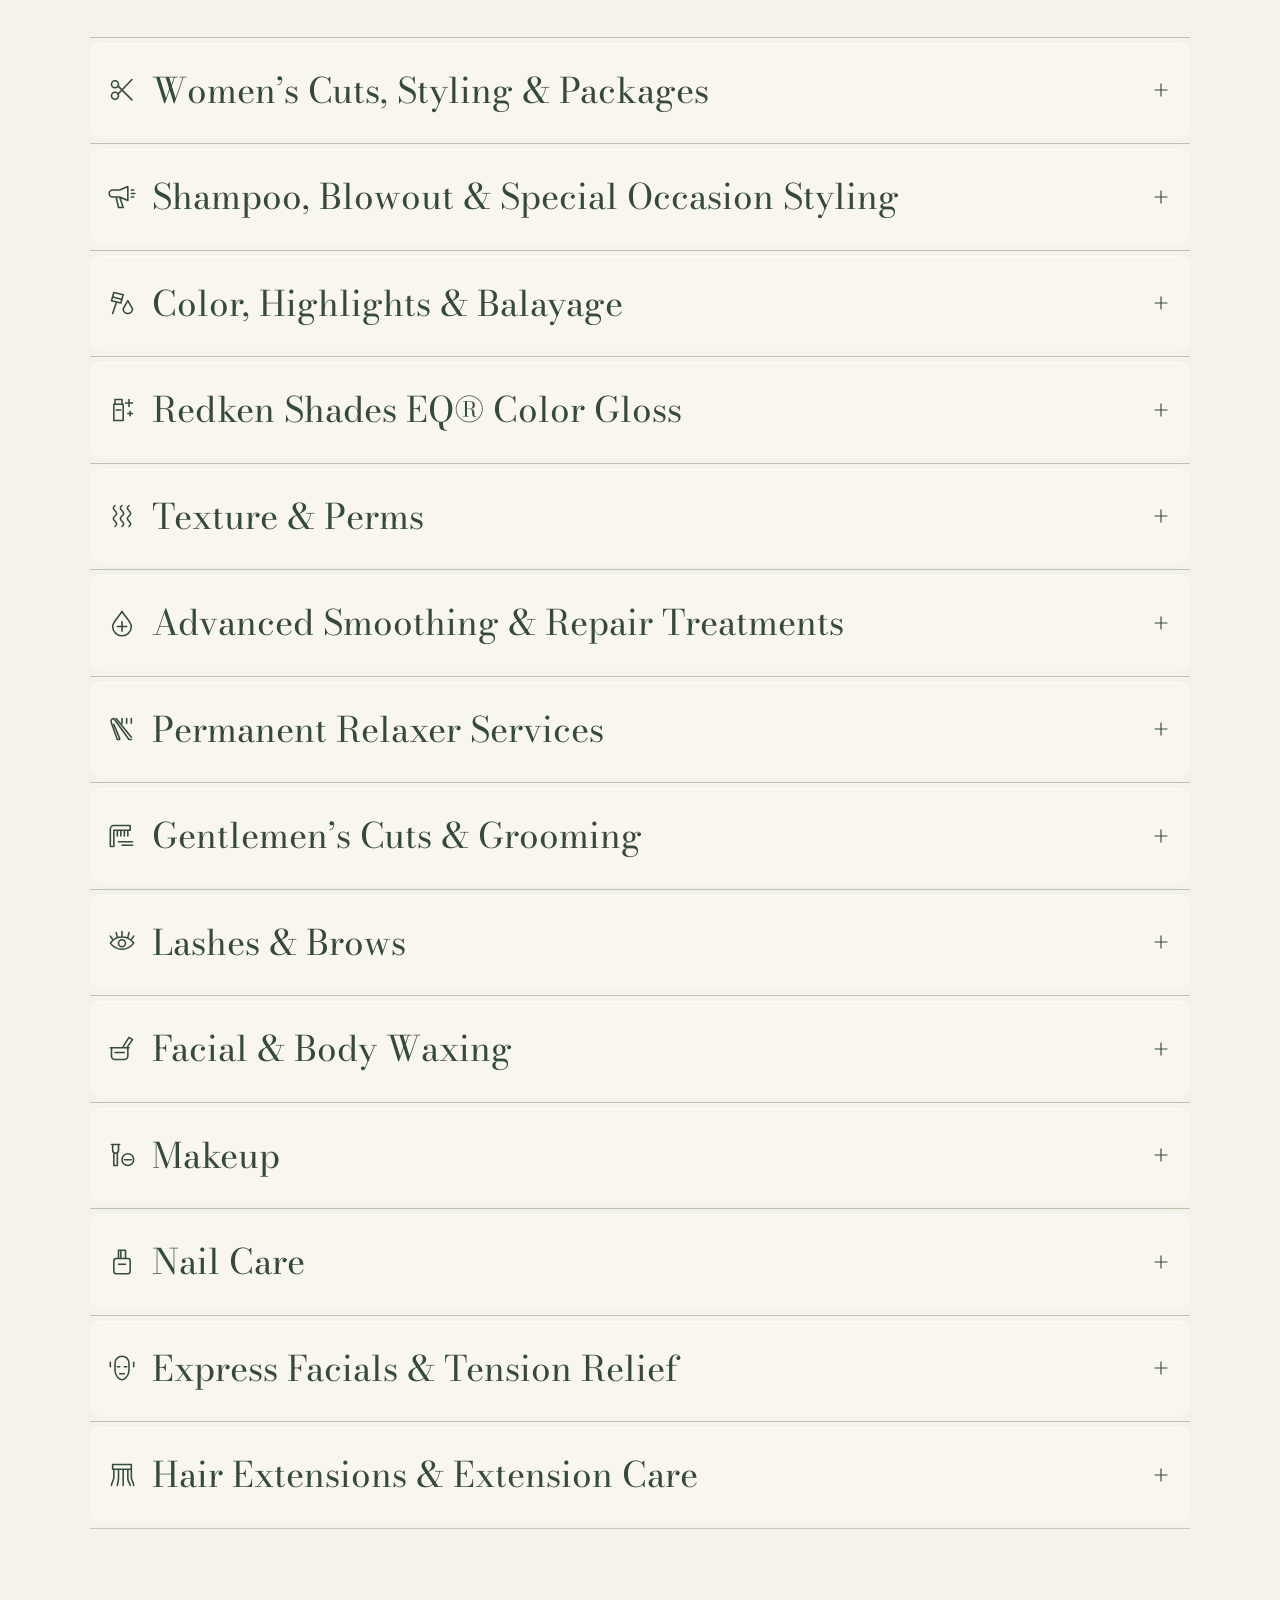
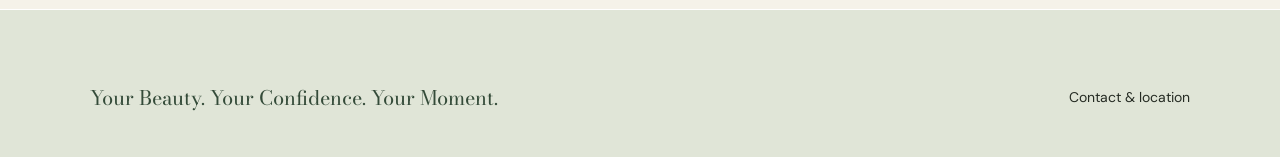
<file: menu.html>
<!doctype html><html lang="en"><head><meta charset="utf-8"><meta name="viewport" content="width=device-width,initial-scale=1"><meta name="description" content="Explore Phanna So Salon Studio’s full service menu, prices, appointment estimates, and extension policies."><title>Full Service Menu — Phanna So Salon Studio</title><link rel="stylesheet" href="fonts.css?v=refactor"><link rel="stylesheet" href="style.css?v=refactor"><link rel="stylesheet" href="glass.css?v=refactor"><link rel="stylesheet" href="languages.css?v=refactor"><link rel="stylesheet" href="menu.css?v=refactor"><link rel="stylesheet" href="buttons.css?v=refactor"><link rel="stylesheet" href="liquid-glass.css?v=refactor"><link rel="stylesheet" href="sage-brand.css?v=refactor"><link rel="stylesheet" href="floating-nav.css?v=refactor"></head><body class="menu-page"><a class="skip-link" href="#full-menu">Skip to menu</a><div class="language-bar"><label for="language">Language / 语言 / Idioma / 言語</label><select id="language" aria-label="Language"><option value="en" lang="en">English</option><option value="zh-CN" lang="zh-CN">简体中文</option><option value="es" lang="es">Español</option><option value="ja" lang="ja">日本語</option></select></div><nav class="site-nav" aria-label="Main navigation"><a class="nav-home" data-nav="home" href="index.html">Home</a><a class="nav-services" data-nav="services" href="menu.html" aria-current="page">Services</a><a class="nav-gallery" data-nav="gallery" href="gallery.html">Gallery</a><a class="nav-about" data-nav="about" href="about.html">About</a><a class="nav-contact" data-nav="contact" href="index.html#visit">Contact</a></nav><main><section class="menu-intro"><h1>Full-service<br><em>beauty menu.</em></h1><h2 class="family-salon">Family Salon · Kids · Ladies · Gentlemen</h2><p class="menu-policy">Prices may vary by hair length, density, and service needs. All prices are starting prices where indicated. Appointment times are estimates. Final pricing is confirmed before your service.</p><p id="menu-language-note">This detailed service menu is available in English.</p><div class="menu-contact"><a class="button" href="tel:+16023493194">Call to arrange a visit</a><a href="mailto:Phannasalonstudio@gmail.com">Email Phanna</a><a href="appointments.html">Appointment planner</a></div><p class="menu-booking-note">Contact Phanna to confirm availability. Viewing this menu does not reserve an appointment.</p></section><section id="full-menu" class="menu-list" aria-label="Full service menu"><div class="menu-tools" id="browse-services"><div class="category-browser"><h2>Find your kind of care.</h2><p>Choose a category to explore services and prices.</p><div id="category-shortcuts" aria-label="Service categories"></div></div><label for="menu-search">Find a service</label><div class="menu-search-row"><input id="menu-search" type="search" placeholder="Try balayage, manicure, or extensions"><button id="clear-search" type="button">Clear</button></div><button id="toggle-menu" type="button">Expand all categories</button><p id="menu-status" role="status" aria-live="polite"></p></div><details class="menu-category" id="menu-category-0" open><summary><span class="category-label"><svg class="category-icon" viewBox="0 0 24 24" aria-hidden="true" focusable="false"><circle cx="6" cy="16" r="3"/><circle cx="6" cy="7" r="3"/><path d="m8.5 8.5 11 10M8.5 14.5 11-10M18 2v4m-2-2h4"/></svg><span>Kids’ Haircuts</span></span><svg class="category-toggle" viewBox="0 0 24 24" aria-hidden="true"><path d="M5 12h14M12 5v14"/></svg></summary><div class="menu-body"><ul><li>Kids’ Haircut — <strong class="menu-price">$25+</strong></li><li>Gentle, precise cut tailored to children.</li></ul></div></details><details class="menu-category" id="menu-category-1"><summary><span class="category-label"><svg class="category-icon" viewBox="0 0 24 24" aria-hidden="true" focusable="false"><circle cx="6" cy="17" r="3"/><circle cx="6" cy="7" r="3"/><path d="m8.5 8.5 12 12M8.5 15.5 12 12 20.5 3"/></svg><span>Women’s Cuts, Styling &amp; Packages</span></span><svg class="category-toggle" viewBox="0 0 24 24" aria-hidden="true"><path d="M5 12h14M12 5v14"/></svg></summary><div class="menu-body"><h3>Shampoo, Cut &amp; Style</h3><ul><li>Short Hair: <strong class="menu-price">$45+</strong></li><li>Estimated Appointment Time: 45–60 minutes</li></ul><p>Includes shampoo, haircut, and professional styling for a polished finish.</p><h3>Express Haircut</h3><ul><li>Short Hair: <strong class="menu-price">$30</strong></li><li>Long Hair: <strong class="menu-price">$55</strong></li><li>Estimated Appointment Time: 20–30 minutes</li></ul><p>A convenient haircut service for clients who need a quick trim or shape refresh. Shampoo and blow-dry are not included.</p><p>Long Hair Cut &amp; Style</p><ul><li>Starting at <strong class="menu-price">$80+</strong></li><li>Estimated Appointment Time: 60–90 minutes</li></ul><p>A customized haircut for long hair, finished with professional styling to enhance shape, movement, and manageability.</p><h3>Scalp Rescue, Cut &amp; Blowout</h3><ul><li>Short Hair: <strong class="menu-price">$115+</strong></li><li>Long Hair: <strong class="menu-price">$145+</strong></li><li>Estimated Appointment Time: 1.5–2.25 hours</li></ul><p>A luxurious scalp and hair care experience combining a customized haircut and professional blowout with a relaxing scalp ritual.</p><p>Includes scalp exfoliation, a tea tree or botanical mask, 15-minute scalp, ear, neck and shoulder relief, a hot towel, and a professional blowout.</p><p>Blowout &amp; Hot Tool Styling Add-On — <strong class="menu-price">$25</strong></p><ul><li>Additional Appointment Time: Approximately 15–30 minutes</li></ul><p>Enhance your blowout with your choice of curling iron, flat iron, or 3-barrel waver for added texture, waves, or a sleek finish.</p><p>Haircut not included. Available as an add-on to an eligible service.</p></div></details><details class="menu-category" id="menu-category-2"><summary><span class="category-label"><svg class="category-icon" viewBox="0 0 24 24" aria-hidden="true" focusable="false"><path d="M4 6h6l7-3v12l-7-3H4a3 3 0 0 1 0-6ZM7 12l2 9h4l-3-9M20 6h2m-2 3h3m-3 3h2"/></svg><span>Shampoo, Blowout &amp; Special Occasion Styling</span></span><svg class="category-toggle" viewBox="0 0 24 24" aria-hidden="true"><path d="M5 12h14M12 5v14"/></svg></summary><div class="menu-body"><h3>Shampoo &amp; Blow-Dry</h3><ul><li>Short Hair: <strong class="menu-price">$25</strong></li><li>Long Hair: <strong class="menu-price">$35+</strong></li><li>Estimated Appointment Time: 30–60 minutes</li></ul><p>Enjoy a professional shampoo and blow-dry for smooth, bouncy, voluminous, or naturally polished hair.</p><h3>Shampoo, Blow-Dry &amp; Hot Tool Styling</h3><ul><li>Short Hair: <strong class="menu-price">$35</strong></li><li>Long Hair: <strong class="menu-price">$55+</strong></li><li>Estimated Appointment Time: 45–75 minutes</li></ul><p>Includes shampoo and blow-dry, finished with your choice of curling iron, 3-barrel waver, crimper, or flat iron.</p><h3>Updo / Special Occasion Styling</h3><ul><li>Starting at <strong class="menu-price">$55</strong></li><li>Estimated Appointment Time: 45–90 minutes</li></ul><p>Beautifully crafted updos and special occasion hairstyles for weddings, parties, celebrations, and other memorable events. Styling is customized to your desired look, hair length, and texture.</p><h3>SERVICE NOTES</h3><p>Appointment times are estimates and may vary depending on hair length, density, condition, and styling complexity. Final pricing may increase for extra-long or thick hair and intricate styles. Please confirm any special preparation requirements when booking.</p></div></details><details class="menu-category" id="menu-category-3"><summary><span class="category-label"><svg class="category-icon" viewBox="0 0 24 24" aria-hidden="true" focusable="false"><path d="m5 3 8 2-2 7-8-2 2-7ZM5 7l7 2M7 12l-3 9M17 10l4 7a4 4 0 1 1-8 0l4-7Z"/></svg><span>Color, Highlights &amp; Balayage</span></span><svg class="category-toggle" viewBox="0 0 24 24" aria-hidden="true"><path d="M5 12h14M12 5v14"/></svg></summary><div class="menu-body"><h3>Root Touch-Up</h3><ul><li>Fine/Low Density Hair: <strong class="menu-price">$45–$55</strong></li><li>Thick/High Density Hair: <strong class="menu-price">$65–$75+</strong></li><li>Estimated Appointment Time: 1–1.5 hours</li></ul><p>Refresh your roots and blend new growth for a polished, even-looking color. Pricing varies by hair density, regrowth, and product requirements.</p><h3>Full Color</h3><ul><li>Short Hair: <strong class="menu-price">$65–$85</strong></li><li>Long Hair: <strong class="menu-price">$80–$115+</strong></li><li>Estimated Appointment Time: 1.5–2.5 hours</li></ul><p>A customized all-over color service designed to refresh your existing shade or create a beautiful new look. Final results depend on your starting color, hair condition, and desired shade.</p><h3>Partial Highlights (10–15 Foils)</h3><ul><li>Short Hair: <strong class="menu-price">$75–$95</strong></li><li>Long Hair: <strong class="menu-price">$105–$130+</strong></li><li>Estimated Appointment Time: 1.5–2.5 hours</li></ul><p>Adds brightness and dimension to selected sections of the hair for a subtle, natural-looking highlight effect.</p><h3>Half-Head Highlights (20–30 Foils)</h3><ul><li>Short Hair: <strong class="menu-price">$90–$110</strong></li><li>Long Hair: <strong class="menu-price">$125–$150+</strong></li><li>Estimated Appointment Time: 2–3 hours</li></ul><p>Creates noticeable brightness and dimension throughout the top and sides of the head for a beautifully blended, dimensional finish.</p><h3>Full-Head Highlights (40–60+ Foils)</h3><ul><li>Short Hair: <strong class="menu-price">$120–$145</strong></li><li>Long Hair: <strong class="menu-price">$160–$195+</strong></li><li>Estimated Appointment Time: 2.5–4 hours</li></ul><p>A full highlighting service that adds brightness and dimension throughout the head. Customized placement creates anything from soft, natural-looking dimension to a brighter, more dramatic result.</p><h3>Partial Balayage</h3><ul><li>Short Hair: <strong class="menu-price">$95–$120</strong></li><li>Long Hair: <strong class="menu-price">$135–$160+</strong></li><li>Estimated Appointment Time: 2–3 hours</li></ul><p>A hand-painted highlighting technique that creates soft, blended dimension and a natural-looking transition from darker roots to lighter ends.</p><h3>Full Balayage</h3><ul><li>Short Hair: <strong class="menu-price">$130–$155</strong></li><li>Long Hair: <strong class="menu-price">$175–$215+</strong></li><li>Estimated Appointment Time: 3–4.5 hours</li></ul><p>A customized, full-head hand-painted highlighting service designed to create luminous dimension, soft transitions, and a sun-kissed or more pronounced lightened effect.</p><p>Toner / Gloss Refresh — <strong class="menu-price">$35</strong></p><ul><li>Estimated Appointment Time: 30–45 minutes</li></ul><p>Refreshes your color by helping balance unwanted warmth, refine your tone, enhance shine, and maintain a beautiful, polished finish.</p></div></details><details class="menu-category" id="menu-category-4"><summary><span class="category-label"><svg class="category-icon" viewBox="0 0 24 24" aria-hidden="true" focusable="false"><path d="M6 3h6v4H6zM5 7h8v14H5zM7 12h4M18 3v6m-3-3h6m-2 7v4m-2-2h4"/></svg><span>Redken Shades EQ® Color Gloss</span></span><svg class="category-toggle" viewBox="0 0 24 24" aria-hidden="true"><path d="M5 12h14M12 5v14"/></svg></summary><div class="menu-body"><h3>Acidic, Equalizing Conditioning Color</h3><p>A professional, ammonia-free demi-permanent color gloss designed to tone, refresh, and refine hair color while enhancing shine and conditioning. Ideal for refreshing faded color, balancing unwanted warmth, toning highlights, or adding a glossy finish. This no-lift formula does not lighten your natural hair color.</p><p>Styling is not included.</p><h3>Crystal Clear Gloss — All-Over Application</h3><ul><li>Short to medium hair: Starting at <strong class="menu-price">$50</strong></li><li>Long hair: Starting at <strong class="menu-price">$60+</strong></li><li>Estimated appointment time: 30–45 minutes</li><li>Color processing time: 20 minutes</li></ul><p>A clear, unpigmented conditioning gloss designed to enhance shine and improve the look and feel of the hair without adding color pigment.</p><h3>Crystal Clear Gloss — Mid-Lengths to Ends</h3><ul><li>Short to medium hair: Starting at <strong class="menu-price">$35</strong></li><li>Long hair: Starting at <strong class="menu-price">$45+</strong></li><li>Estimated appointment time: 25–40 minutes</li><li>Color processing time: Follow manufacturer instructions</li></ul><p>A targeted clear gloss application for the mid-lengths and ends, designed to refresh shine and improve the appearance of dull or dry-looking hair.</p><p>Please Note: Prices do not include blow-drying or styling. Additional time or charges may apply depending on hair length, density, and product requirements.</p></div></details><details class="menu-category" id="menu-category-5"><summary><span class="category-label"><svg class="category-icon" viewBox="0 0 24 24" aria-hidden="true" focusable="false"><path d="M6 3c-5 4 5 5 0 9s5 5 0 9M12 3c-5 4 5 5 0 9s5 5 0 9M18 3c-5 4 5 5 0 9s5 5 0 9"/></svg><span>Texture &amp; Perms</span></span><svg class="category-toggle" viewBox="0 0 24 24" aria-hidden="true"><path d="M5 12h14M12 5v14"/></svg></summary><div class="menu-body"><h3>Custom Perm</h3><p>Short Hair: <strong class="menu-price">$85–$115</strong> | Long Hair: <strong class="menu-price">$130–$175+</strong></p><p>Estimated Appointment Time: 1.5–2.5 Hours</p><p>A customized permanent wave service designed to create soft body, natural-looking waves, or beautifully defined curls. Each perm is tailored to your hair length, texture, condition, and desired curl pattern.</p><p>Appointment time and final pricing may vary depending on hair length, density, condition, and the desired result. A consultation may be recommended before your service.</p></div></details><details class="menu-category" id="menu-category-6"><summary><span class="category-label"><svg class="category-icon" viewBox="0 0 24 24" aria-hidden="true" focusable="false"><path d="M12 2C10 6 4 11 4 15a8 8 0 0 0 16 0c0-4-6-9-8-13ZM12 11v8m-4-4h8"/></svg><span>Advanced Smoothing &amp; Repair Treatments</span></span><svg class="category-toggle" viewBox="0 0 24 24" aria-hidden="true"><path d="M5 12h14M12 5v14"/></svg></summary><div class="menu-body"><h3>Express Molecular Bond Repair — K18 Add-On</h3><p>Price: <strong class="menu-price">$35–$45</strong></p><p>Additional service time: Approximately 10–15 minutes</p><p>A professional molecular repair treatment designed to help repair hair damage and improve strength, softness, and elasticity. The K18 leave-in mask works in just 4 minutes. Repair benefits are not measured by a fixed number of weeks; results and maintenance vary with hair condition and continued care.</p><h3>Cezanne Express Keratin Smoothing Treatment</h3><p>Short to medium hair: Starting at <strong class="menu-price">$100</strong></p><p>Long, thick, or high-density hair: Starting at <strong class="menu-price">$150</strong></p><p>Total appointment time: Approximately 1–1.25 hours</p><p>Processing time: 15 minutes</p><p>Results: Up to 10 weeks</p><p>A formaldehyde-free smoothing treatment designed to reduce frizz, resist humidity, enhance shine, and improve manageability. Ideal for clients seeking smoother, more manageable hair with a shorter appointment time. Results vary by hair type, texture, maintenance, and lifestyle.</p><h3>Ultimate Total Repair &amp; Smooth Ritual — K18 + Cezanne Express</h3><p>Short to medium hair: Starting at <strong class="menu-price">$150</strong></p><p>Long, thick, or high-density hair: Starting at <strong class="menu-price">$200</strong></p><p>Total appointment time: Approximately 1.25–1.5 hours</p><p>Cezanne Express processing time: 15 minutes; K18 mask: 4 minutes</p><p>Smoothing results: Up to 10 weeks</p><p>A premium combination of K18 molecular repair and Cezanne Express smoothing. Designed to improve the appearance and feel of damaged hair while reducing frizz, enhancing shine, and creating a sleek, glass-like finish. Results vary by hair type, condition, maintenance, and lifestyle.</p><h3>Cezanne Classic Keratin Smoothing Treatment</h3><p>Short to medium hair: Starting at <strong class="menu-price">$200</strong></p><p>Long, thick, or high-density hair: Starting at <strong class="menu-price">$300</strong></p><p>Total appointment time: Approximately 2–2.5 hours</p><p>Processing time: 30 minutes</p><p>Results: Up to 5 months</p><p>A premium, formaldehyde-free smoothing treatment designed to reduce frizz, resist humidity, soften curl, enhance shine, and improve manageability. Suitable for clients seeking longer-lasting smoothing results. Results vary by hair type, texture, maintenance, and lifestyle.</p><h3>Ultimate Total Repair &amp; Smooth Ritual — K18 + Cezanne Classic</h3><p>Short to medium hair: Starting at <strong class="menu-price">$250</strong></p><p>Long, thick, or high-density hair: Starting at <strong class="menu-price">$350</strong></p><p>Total appointment time: Approximately 2.25–2.75 hours</p><p>Cezanne Classic processing time: 30 minutes; K18 mask: 4 minutes</p><p>Smoothing results: Up to 5 months</p><p>An elevated repair and smoothing experience combining K18 molecular repair with Cezanne Classic. Designed to improve hair strength and softness while delivering a smoother, shinier, more manageable finish. Results vary by hair type, condition, maintenance, and lifestyle.</p><p>Pricing &amp; Consultation Note: All prices are starting prices. Final pricing is confirmed during consultation based on hair length, density, condition, product requirements, and styling needs. Appointment times are estimates and may vary.</p><h3>New Brazilian Blowout FREE Smoothing Treatment</h3><ul><li>Short to medium hair: Starting at <strong class="menu-price">$325</strong></li><li>Long, thick, or high-density hair: Starting at <strong class="menu-price">$350–$400+</strong></li></ul><p>A professional smoothing treatment formulated without formaldehyde, according to the manufacturer. Designed to reduce frizz, enhance shine, and improve manageability. The manufacturer states that results can last up to 12 weeks. Results vary by hair type and aftercare.</p><p>Final pricing is confirmed during consultation based on hair length, density, condition, and product requirements.</p></div></details><details class="menu-category" id="menu-category-7"><summary><span class="category-label"><svg class="category-icon" viewBox="0 0 24 24" aria-hidden="true" focusable="false"><path d="m5 3 13 18M7 3l13 16M5 3c-2 0-3 2-2 4l5 14M5 8l5 12M18 21h2M8 21h2M12 3v4m4-4v4m4-4v4"/></svg><span>Permanent Relaxer Services</span></span><svg class="category-toggle" viewBox="0 0 24 24" aria-hidden="true"><path d="M5 12h14M12 5v14"/></svg></summary><div class="menu-body"><p>Relaxer Root Touch-Up — <strong class="menu-price">$80–$105</strong></p><p>Chemical relaxer application for new growth only, helping maintain previously relaxed hair while avoiding unnecessary reapplication to previously relaxed lengths.</p><p>Full Relaxer — Short: <strong class="menu-price">$90–$120</strong> | Long: <strong class="menu-price">$140–$185+</strong></p><p>Permanent chemical straightening for a full head of hair. Pricing varies based on hair length, density, condition, and product requirements.</p><p>Please Note: A consultation may be recommended to determine the most appropriate service and final price. Relaxer services are performed with attention to hair and scalp condition. Additional services, such as shampooing, conditioning, or styling, should be confirmed at booking if they are not included in the listed price</p></div></details><details class="menu-category" id="menu-category-8"><summary><span class="category-label"><svg class="category-icon" viewBox="0 0 24 24" aria-hidden="true" focusable="false"><path d="M5 3h14v4H5v14H2V6a3 3 0 0 1 3-3ZM8 7v5m3-5v5m3-5v5m3-5v5M9 17h12m-9 3h9"/></svg><span>Gentlemen’s Cuts &amp; Grooming</span></span><svg class="category-toggle" viewBox="0 0 24 24" aria-hidden="true"><path d="M5 12h14M12 5v14"/></svg></summary><div class="menu-body"><h3>Essential Haircuts</h3><ul><li>Express Neck &amp; Line-Up — <strong class="menu-price">$15</strong></li><li>Clipper / Buzz Cut — <strong class="menu-price">$20</strong></li><li>Precision Haircut — <strong class="menu-price">$25</strong></li><li>Haircut &amp; Shampoo — <strong class="menu-price">$35</strong></li><li>Precision &amp; Textured Cut — <strong class="menu-price">$45</strong> (advanced clipper/razor work)</li></ul><h3>Beard &amp; Gray Blending</h3><ul><li>Beard &amp; Facial Hair Detail — <strong class="menu-price">$20+</strong></li><li>Gray Blending / Beard Camo — <strong class="menu-price">$35</strong> (15 min)</li></ul><h3>Haircut &amp; Treatment Packages</h3><ul><li>Deluxe Haircut &amp; Beard Grooming — <strong class="menu-price">$50</strong> (hot towel)</li><li>Haircut, Shampoo &amp; Tension Relief — <strong class="menu-price">$55</strong> (10-min scalp/shoulder massage)</li><li>Haircut &amp; Deep Conditioning — <strong class="menu-price">$55</strong></li><li>Ultra-Smooth Scalp Clarifying &amp; Smoothing — <strong class="menu-price">$65</strong> (shaved/bald)</li><li>Deluxe Scalp, Cut &amp; Deep Conditioning — <strong class="menu-price">$70</strong></li><li>Scalp Refresh &amp; Relaxation — <strong class="menu-price">$85</strong> (clarifying + 15-min tension relief)</li><li>Scalp Rescue &amp; Restoration — <strong class="menu-price">$95</strong> (tea tree mask + 15-min hot towel)</li></ul><h3>Color, Highlights &amp; Texture Packages</h3><ul><li>Highlight / Dimensional Color — <strong class="menu-price">$55–$75</strong></li><li>Haircut &amp; Color Package — <strong class="menu-price">$85</strong></li><li>Haircut &amp; Partial Highlight — <strong class="menu-price">$95</strong></li><li>Haircut &amp; Full Highlight — <strong class="menu-price">$120</strong></li><li>Relaxer &amp; Precision Cut — <strong class="menu-price">$85–$105</strong></li><li>Perm &amp; Precision Cut — <strong class="menu-price">$95–$115</strong></li></ul><h3>Haircut + Nail Care Bundles</h3><ul><li>Haircut + Basic Sport Manicure — <strong class="menu-price">$55</strong></li><li>Haircut + Basic Sport Pedicure — <strong class="menu-price">$75</strong></li><li>Haircut + Deluxe Restorative Manicure — <strong class="menu-price">$75</strong></li><li>Haircut + Deluxe Restorative Pedicure — <strong class="menu-price">$95</strong></li></ul></div></details><details class="menu-category" id="menu-category-9"><summary><span class="category-label"><svg class="category-icon" viewBox="0 0 24 24" aria-hidden="true" focusable="false"><path d="M2 13c5-7 15-7 20 0-5 7-15 7-20 0ZM4 10 2 7m6 1L7 4m5 3V3m5 5 1-4m2 6 2-3"/><circle cx="12" cy="13" r="3"/></svg><span>Lashes &amp; Brows</span></span><svg class="category-toggle" viewBox="0 0 24 24" aria-hidden="true"><path d="M5 12h14M12 5v14"/></svg></summary><div class="menu-body"><ul><li>Eyebrow Shaping &amp; Waxing — <strong class="menu-price">$25</strong> (includes mapping)</li><li>Eyebrow Tinting — <strong class="menu-price">$30</strong></li><li>Eyelash Lift — <strong class="menu-price">$85</strong> (lasts 6–8 weeks)</li><li>Express Strip Lash Application — <strong class="menu-price">$15</strong> (your lashes) | <strong class="menu-price">$25</strong> (lashes included)</li><li>Individual Cluster Lash Application — <strong class="menu-price">$35–$45</strong></li><li>Lash Removal, Cleaning &amp; Storage Prep — <strong class="menu-price">$15</strong></li><li>Classic Lash Extensions Full Set — <strong class="menu-price">$150–$180</strong> (MD Certified)</li><li>Natural, elegant single-lash application; consultation, patch test, custom mapping and premium silk lashes. Lasts 4–6 weeks.</li><li>Classic Lash Fill — <strong class="menu-price">$65</strong> (MD Certified; 2–3 weeks)</li><li>Cleaning, grown-out lash removal and new application.</li></ul></div></details><details class="menu-category" id="menu-category-10"><summary><span class="category-label"><svg class="category-icon" viewBox="0 0 24 24" aria-hidden="true" focusable="false"><path d="M3 11h14v7a3 3 0 0 1-3 3H6a3 3 0 0 1-3-3v-7ZM2 11h16M6 15h8M13 10l5-8 3 2-5 7"/></svg><span>Facial &amp; Body Waxing</span></span><svg class="category-toggle" viewBox="0 0 24 24" aria-hidden="true"><path d="M5 12h14M12 5v14"/></svg></summary><div class="menu-body"><ul><li>Lip, Chin or Sideburns — <strong class="menu-price">$12</strong></li><li>Eyebrow Quick Touch-Up — <strong class="menu-price">$15</strong></li><li>Hand — <strong class="menu-price">$15</strong></li><li>Neck — <strong class="menu-price">$18</strong></li><li>Underarm — <strong class="menu-price">$20</strong></li><li>Arm — <strong class="menu-price">$35</strong></li><li>Chest — <strong class="menu-price">$45</strong></li><li>Leg — Half <strong class="menu-price">$40</strong> | Full <strong class="menu-price">$65</strong></li><li>Back — <strong class="menu-price">$55</strong></li></ul></div></details><details class="menu-category" id="menu-category-11"><summary><span class="category-label"><svg class="category-icon" viewBox="0 0 24 24" aria-hidden="true" focusable="false"><path d="M4 3h5v5a2.5 2.5 0 0 1-5 0V3ZM5 11v10h3V11M3 3h7"/><circle cx="17" cy="16" r="5"/><path d="M14 16h6"/></svg><span>Makeup</span></span><svg class="category-toggle" viewBox="0 0 24 24" aria-hidden="true"><path d="M5 12h14M12 5v14"/></svg></summary><div class="menu-body"><ul><li>Eyes &amp; Glow Express Refresh — <strong class="menu-price">$45</strong></li><li>Under-eye correction, eye-opening makeup and cheekbone highlight.</li><li>Everyday Natural Glow — <strong class="menu-price">$65–$85</strong></li><li>Fresh, light enhancement with brightening and soft sculpting.</li><li>Soft Glam &amp; Evening Radiance — <strong class="menu-price">$95–$115</strong></li><li>Luminous, elevated, long-wearing finish.</li></ul></div></details><details class="menu-category" id="menu-category-12"><summary><span class="category-label"><svg class="category-icon" viewBox="0 0 24 24" aria-hidden="true" focusable="false"><path d="M9 2h6v7H9zM7 9h10a2 2 0 0 1 2 2v9a2 2 0 0 1-2 2H7a2 2 0 0 1-2-2v-9a2 2 0 0 1 2-2ZM9 14h6M11 3v5"/></svg><span>Nail Care</span></span><svg class="category-toggle" viewBox="0 0 24 24" aria-hidden="true"><path d="M5 12h14M12 5v14"/></svg></summary><div class="menu-body"><h3>Manicures</h3><ul><li>Basic Manicure — <strong class="menu-price">$25</strong></li><li>Hot Oil Restorative Manicure — <strong class="menu-price">$55</strong></li><li>Deluxe Exfoliating &amp; Tension-Relief Manicure — <strong class="menu-price">$65</strong></li></ul><h3>Pedicures</h3><ul><li>Basic Pedicure — <strong class="menu-price">$45</strong></li><li>Deluxe Restorative Spa Pedicure — <strong class="menu-price">$110</strong></li></ul><h3>Gel Services</h3><ul><li>Gel Manicure — <strong class="menu-price">$55</strong></li><li>Gel Pedicure — <strong class="menu-price">$75</strong></li><li>Gel Polish Change — Hands <strong class="menu-price">$25</strong> | Toes <strong class="menu-price">$30</strong></li><li>Gel Polish Add-On to Any Manicure/Pedicure — <strong class="menu-price">$15</strong></li><li>Gel Polish Removal — <strong class="menu-price">$10</strong></li></ul><h3>Other Nail Services &amp; Add-Ons</h3><ul><li>Powder Dip Full Set — <strong class="menu-price">$55</strong></li><li>Powder Dip Removal — <strong class="menu-price">$10</strong></li><li>Nail Repair (1 finger) — <strong class="menu-price">$6</strong></li><li>Fingernail Cut &amp; Reshape — <strong class="menu-price">$8</strong></li><li>Toenail Cut &amp; Reshape — <strong class="menu-price">$10</strong></li><li>Callus Treatment — <strong class="menu-price">$15</strong></li><li>Paraffin Hand Treatment — <strong class="menu-price">$15</strong></li></ul></div></details><details class="menu-category" id="menu-category-13"><summary><span class="category-label"><svg class="category-icon" viewBox="0 0 24 24" aria-hidden="true" focusable="false"><path d="M6 8c0-8 12-8 12 0v6c0 5-4 8-6 8s-6-3-6-8V8ZM8 11h2m4 0h2m-6 6h4M2 7v4m20-4v4"/></svg><span>Express Facials &amp; Tension Relief</span></span><svg class="category-toggle" viewBox="0 0 24 24" aria-hidden="true"><path d="M5 12h14M12 5v14"/></svg></summary><div class="menu-body"><ul><li>Essential Express Glow Facial — <strong class="menu-price">$65</strong> (30 min)</li><li>Warm towel, deep cleanse, volcanic ash exfoliation, recovery mask, toner, hydration and SPF.</li><li>Deluxe Radiance Facial — <strong class="menu-price">$95</strong> (35 min)</li><li>Includes 15-min relaxation.</li><li>Washbowl Pure &amp; Clear Facial — <strong class="menu-price">$85+</strong> (40+ min)</li><li>Shampoo-bowl clarifying treatment, extractions and cold towel seal.</li></ul><h3>Scalp Treatment Add-Ons</h3><ul><li>High-Frequency Scalp &amp; Follicle Therapy — <strong class="menu-price">$20</strong> (5–10 min)</li><li>Custom Scalp Soothing &amp; Hydration — <strong class="menu-price">$35</strong> (15 min)</li></ul><h3>Tension Relief — Upgrade Any Hair or Nail Service</h3><ul><li>15 min — <strong class="menu-price">$35</strong></li><li>30 min — <strong class="menu-price">$65</strong></li><li>45 min — <strong class="menu-price">$90</strong></li></ul><p>Available for scalp/neck/shoulders, hands/arms/fingers, or feet/lower legs.</p></div></details><details class="menu-category" id="menu-category-14"><summary><span class="category-label"><svg class="category-icon" viewBox="0 0 24 24" aria-hidden="true" focusable="false"><path d="M4 3h16v4H4zM5 7v7c0 3-2 4-2 7M9 7v8c0 3-1 4-1 6M13 7v14M17 7v8c0 3 2 4 2 6M20 7v7c0 3 2 4 2 7"/></svg><span>Hair Extensions &amp; Extension Care</span></span><svg class="category-toggle" viewBox="0 0 24 24" aria-hidden="true"><path d="M5 12h14M12 5v14"/></svg></summary><div class="menu-body"><h3>Professional Extension Services • Maintenance • Removal • Natural Hair Care</h3><h3>DREAMCATCHERS HAIR EXTENSIONS — OUR RECOMMENDED HAIR</h3><p>At Phanna So Salon Studio, I proudly recommend DreamCatchers Hair Extensions because I have completed training with DreamCatchers and trust their quality, warranty, and professional support.</p><p>DreamCatchers is my recommended extension hair provider because I value the brand’s education, product quality, and support for stylists. Warranty eligibility and coverage are subject to DreamCatchers’ terms and conditions.</p><h3>Extension Hair Purchase Policy</h3><p>Clients purchase their extension hair separately.</p><p>Installation prices cover professional application labor only.</p><p>DreamCatchers is our recommended extension hair provider.</p><h3>1. EXTENSION CONSULTATION</h3><p>Hair Extension Consultation — <strong class="menu-price">$25+</strong></p><p>Estimated time: 30–45 minutes</p><p>Includes hair density assessment, shade matching, extension method selection, and a personalized consultation.</p><p>Consultation fee is applied toward the extension service when booked.</p><h3>2. HAIR EXTENSION INSTALLATION</h3><p>Installation prices cover labor only. Extension hair is purchased separately.</p><p>V-Light Invisible Extensions (UV Curing) — <strong class="menu-price">$50+</strong> per bundle/zone</p><p>Estimated time: 1–2 hours per zone; longer for multiple zones</p><p>Weft Extension Installation — <strong class="menu-price">$150+</strong> per row</p><p>Estimated time: 2–3 hours per row</p><p>Tape-In Extension Installation — <strong class="menu-price">$100–$125+</strong> per pack</p><p>Estimated time: 1.5–2.5 hours per pack</p><p>K-Tip Extension Installation — <strong class="menu-price">$150+</strong> per pack</p><p>Estimated time: 3–5 hours per pack</p><p>I-Tip Micro-Bead Extension Installation — <strong class="menu-price">$125+</strong> per pack</p><p>Estimated time: 2–4 hours per pack</p><p>Final timing and pricing depend on the extension method, quantity, desired fullness, hair length, and time required.</p><h3>3. EXTENSION MAINTENANCE</h3><p>I-Tip Cylinder Adjustment — <strong class="menu-price">$75–$100+</strong> per pack</p><p>Estimated time: 1.5–2.5 hours per pack</p><p>Weft Extension Move-Up — <strong class="menu-price">$75–$100+</strong> per row</p><p>Estimated time: 1.5–2.5 hours per row</p><p>Tape-In Express Adjustment — <strong class="menu-price">$65–$85+</strong> per pack</p><p>Estimated time: 1–2 hours per pack</p><p>Timing may vary based on regrowth, the condition of the extensions, tangling, and the number of rows or packs.</p><h3>4. EXTENSION REMOVAL — REMOVAL ONLY</h3><p>Professional removal of existing extensions. This service includes removal only.</p><p>I-Tip Extension Removal — <strong class="menu-price">$75–$125+</strong> per pack</p><p>Estimated time: 1.5–2.5 hours per pack</p><p>Weft Extension Removal — <strong class="menu-price">$50–$100+</strong> per row</p><p>Estimated time: 45–90 minutes per row</p><p>Tape-In Extension Removal — <strong class="menu-price">$75–$150+</strong> per pack</p><p>Estimated time: 1–2 hours per pack</p><p>K-Tip / V-Light Extension Removal — <strong class="menu-price">$80–$120+</strong> per hour</p><p>Estimated time: 2–5+ hours for a full head, depending on method and quantity</p><p>Shampooing, conditioning, scalp care, styling, extension hair washing and preparation for reuse, and reinstallation are not included. Additional charges may apply for excessive tangling, adhesive residue, or extra time required.</p><h3>5. EXTENSION WASH, CONDITIONING &amp; DRYING</h3><h3>Extension Hair Care &amp; Reuse Preparation</h3><p>Tape-In / Individual Extension Hair — Starting at <strong class="menu-price">$35+</strong> per pack</p><p>Estimated time: 1–1.5 hours per pack</p><p>Weft Extension Hair — Starting at <strong class="menu-price">$40–$60+</strong> per row</p><p>Estimated time: 45–90 minutes per row</p><p>Includes washing, conditioning, and careful drying of detached extension hair to help maintain its condition for future reuse.</p><p>Pricing and timing depend on the extension method, quantity, length, condition, and detangling required.</p><p>This service covers the detached extension hair only. Removal, reinstallation, and styling of the client’s natural hair are not included.</p><h3>6. COMPLETE EXTENSION REMOVAL &amp; NATURAL HAIR RESTORATION</h3><p>Complete Extension Removal, Shampoo, Deep Conditioning &amp; Style — Starting at <strong class="menu-price">$150+</strong></p><p>Estimated time: 3–5+ hours</p><p>A complete service designed to help clients transition comfortably back to their natural hair.</p><h3>Includes:</h3><h3>Professional removal of all hair extensions</h3><h3>Cleansing shampoo for the client’s natural hair and scalp</h3><h3>Deep-conditioning treatment</h3><h3>Natural hair and scalp care</h3><h3>Blow-dry and finished style</h3><p>Timing and final pricing depend on the extension method, quantity, hair length, condition, tangling, and time required. Extensive bonded extensions or difficult removal may take longer. Elaborate styling or additional hot-tool styling may cost extra.</p><p>Washing and preparing detached extension hair for future reuse is a separate service.</p><h3>7. EXTENSION REINSTALLATION</h3><p>Reinstallation is booked and priced separately according to the extension method, quantity, and time required.</p><p>Estimated time depends on the method:</p><p>Weft Reinstallation: Approximately 2–3 hours per row</p><p>Tape-In Reinstallation: Approximately 1.5–2.5 hours per pack</p><p>I-Tip Reinstallation: Approximately 2–4 hours per pack</p><p>K-Tip Reinstallation: Approximately 3–5 hours per pack</p><p>V-Light Reinstallation: Approximately 1–2 hours per zone</p><p>These are preliminary estimates. Reinstallation may take longer if extension hair needs cleaning, retaping, rebonding, sorting, or other preparation. Hair must be clean, completely dry, and suitable for reuse.</p><h3>IMPORTANT EXTENSION SERVICE POLICIES</h3><p>Extension hair is purchased separately by the client. Installation prices cover labor only.</p><p>DreamCatchers is our recommended extension hair provider.</p><p>Removal-only services do not include shampooing, conditioning, styling, or reinstallation.</p><p>Extension hair washing and preparation for reuse are separate services.</p><p>Reinstallation is not included in removal or maintenance prices unless specifically stated.</p><p>All prices are starting prices and may vary according to hair length, density, extension method, quantity, condition, tangling, and appointment time.</p><p>All appointment times are estimates and may be longer depending on the service and individual hair needs.</p><p>The final service price will be discussed with and confirmed by the client before the service begins.</p><p>Any additional charges will be explained and approved by the client before proceeding.</p><h3>APPOINTMENT TIMING &amp; PRICING POLICY</h3><p>Estimated Appointment Times: All appointment times are estimates and may vary depending on the extension method, amount of hair, length, density, condition, tangling, and preparation required.</p><p>Extension Hair Quantity: A pack or bundle can contain different amounts of hair depending on the brand and extension method. Appointment time and pricing will be based on the actual quantity and work required, not simply the number of packs.</p><p>Extra Time: Additional time may be needed for detailed installation, removal, detangling, extension preparation, or reinstallation. Please allow flexibility when booking extension services.</p><p>Consultation Before Booking: A consultation may be recommended to assess your hair, determine the appropriate extension method, estimate the amount of hair needed, and plan your appointment.</p><p>Price Confirmation: The final service price will be discussed with and confirmed by the client before the service begins. Any additional charges must be explained and approved before proceeding.</p><p>Quality &amp; Comfort: Phanna So Salon Studio prioritizes careful application, proper extension care, client comfort, and a personalized experience over rushing through a service.</p><p>Thank you for your patience and understanding. Every extension service is customized to your individual hair needs and goals.</p><h3>Thank you for choosing Phanna So Salon Studio</h3></div></details><p id="menu-empty" hidden>No matching categories. Try another service name or clear your search.</p></section></main><footer class="menu-footer"><p>Your Beauty. Your Confidence. Your Moment.</p><a href="index.html#visit">Contact &amp; location</a></footer><script src="menu-translations.js"></script><script src="menu.js?v=refactor"></script><script src="site-nav.js?v=refactor"></script></body></html>
</file>
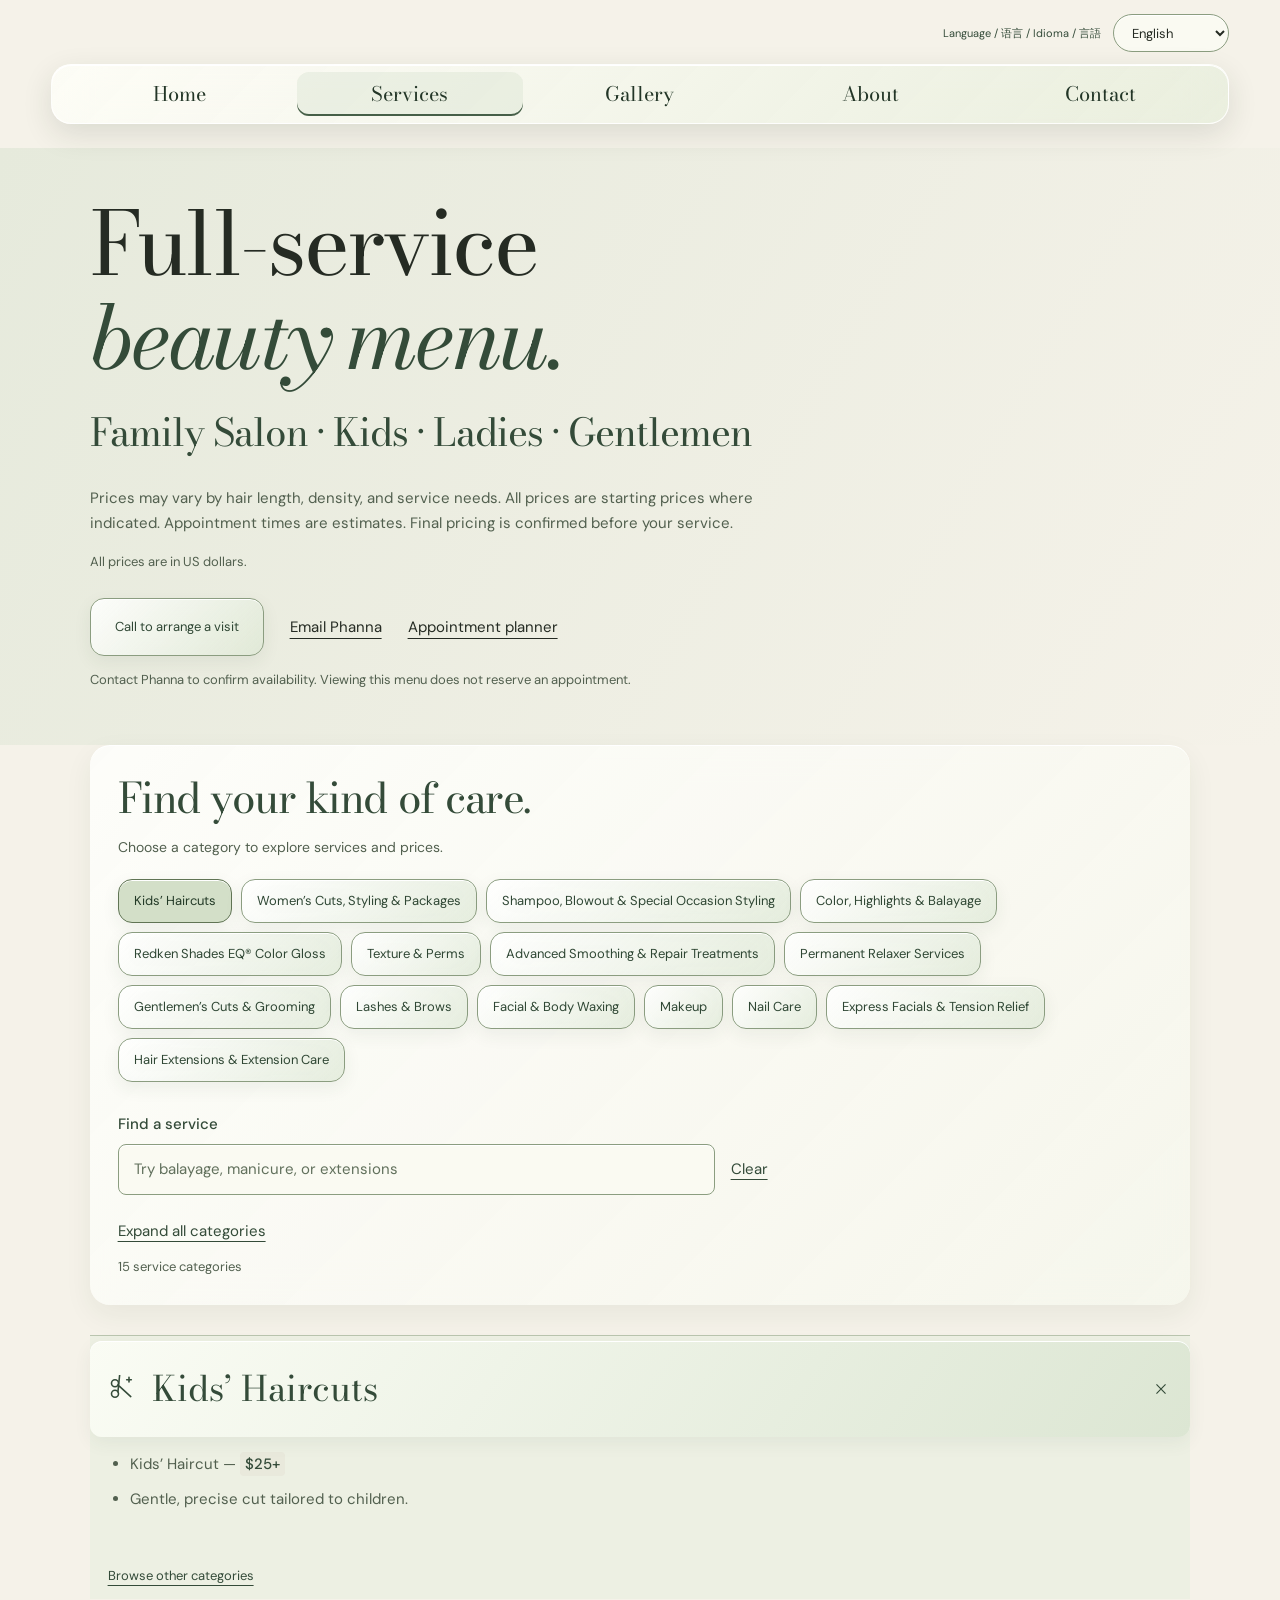
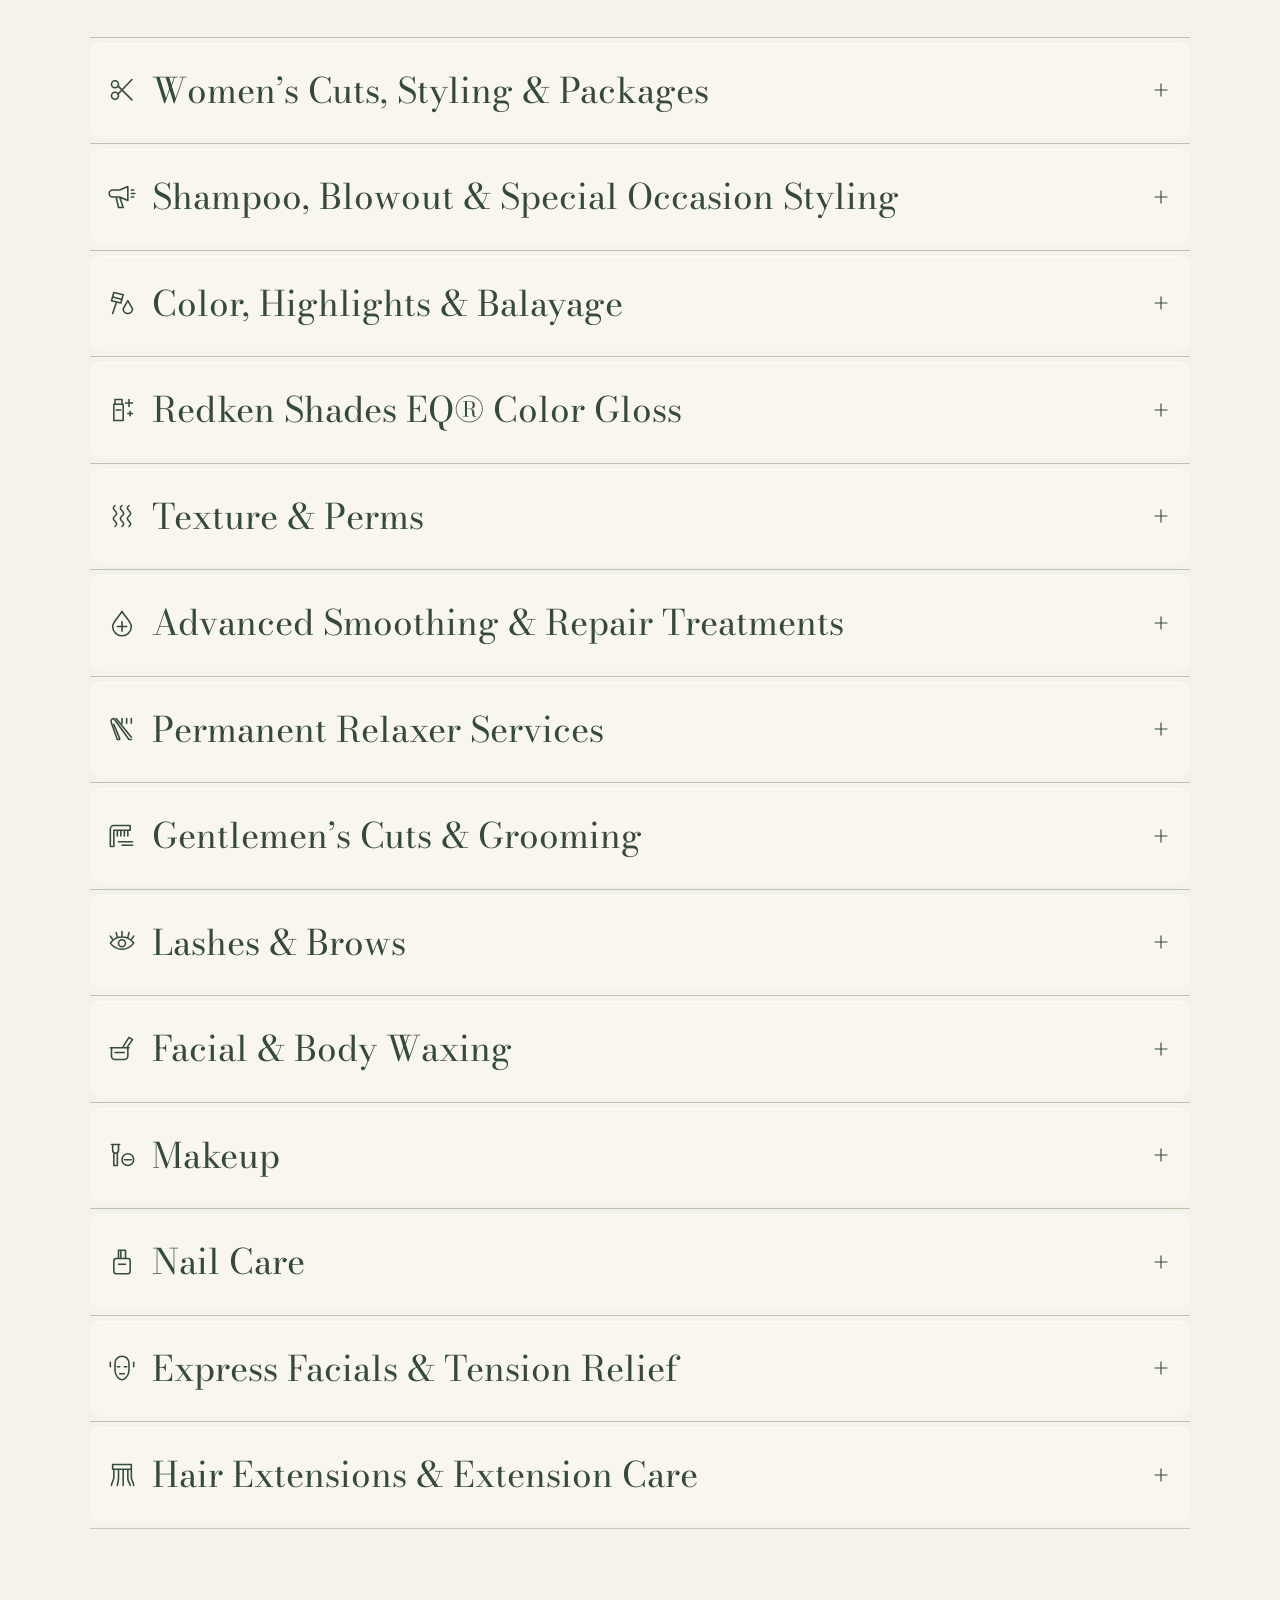
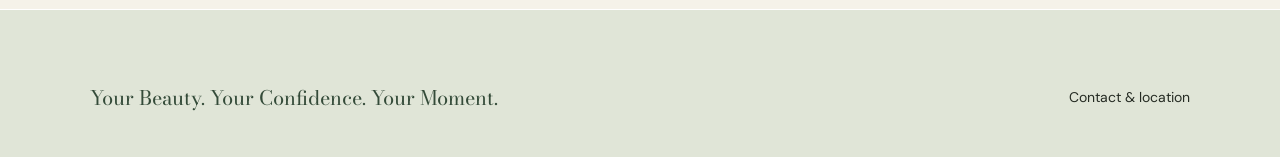
<file: services.html>
<!doctype html><html lang="en"><head><meta charset="utf-8"><meta name="viewport" content="width=device-width,initial-scale=1"><title>Services — Phanna So Salon Studio</title><link rel="canonical" href="https://phannas-salon.closedtang16.chatgpt.site/menu"><script>const targets={hair:'menu-category-1',nails:'menu-category-12',massage:'menu-category-13'};location.replace('menu.html'+(targets[location.hash.slice(1)]?'#'+targets[location.hash.slice(1)]:''));</script></head><body><p><a href="menu.html">View all services and prices</a></p></body></html>
</file>
<file: fonts.css>
@font-face {
  font-family: 'Bodoni Moda';
  font-style: italic;
  font-weight: 400;
  font-display: swap;
  src: url(assets/font-1.ttf) format('truetype');
}
@font-face {
  font-family: 'Bodoni Moda';
  font-style: normal;
  font-weight: 400;
  font-display: swap;
  src: url(assets/font-2.ttf) format('truetype');
}
@font-face {
  font-family: 'DM Sans';
  font-style: normal;
  font-weight: 400;
  font-display: swap;
  src: url(assets/font-3.ttf) format('truetype');
}
@font-face {
  font-family: 'DM Sans';
  font-style: normal;
  font-weight: 500;
  font-display: swap;
  src: url(assets/font-4.ttf) format('truetype');
}
@font-face {
  font-family: 'DM Sans';
  font-style: normal;
  font-weight: 600;
  font-display: swap;
  src: url(assets/font-5.ttf) format('truetype');
}
</file>
<file: style.css>
:root{--paper:#f7f7f2;--ink:#282624;--wine:#6e202e;--muted:#66605c;--line:#d5ceca;--blush:#eae1dd;--serif:'Bodoni Moda',Georgia,serif;--sans:'DM Sans',sans-serif}*{box-sizing:border-box}html{scroll-behavior:smooth;scroll-padding-top:30px;scrollbar-color:var(--wine) var(--paper)}body{margin:0;background:var(--paper);color:var(--ink);font:15px/1.65 var(--sans)}::selection{background:var(--wine);color:white}a{color:inherit;text-decoration:none;text-underline-offset:6px}button,input,select,textarea{font:inherit}button{cursor:pointer}svg{width:22px;height:22px;fill:none;stroke:currentColor;stroke-width:1.25;flex-shrink:0}img{display:block;width:100%;height:100%;object-fit:cover}:focus-visible{outline:2px solid var(--wine);outline-offset:6px}.skip-link{position:absolute;left:20px;top:-100px;background:var(--paper);padding:10px;z-index:10}.skip-link:focus{top:10px}header{padding:8px 4% 18px}.masthead{display:flex;align-items:flex-end;justify-content:space-between;gap:30px;padding-bottom:22px}.brand{font-family:var(--serif);color:var(--wine);line-height:.95;font-size:clamp(88px,17vw,260px);letter-spacing:-.04em}.brand-detail{padding:0 4px 8px;font-size:12px;letter-spacing:.16em;color:var(--wine)}.brand-detail span{display:block;letter-spacing:0;line-height:1.7;font-size:12px;color:var(--muted);margin-top:18px}.hero{position:relative;height:min(700px,56vw);min-height:510px;overflow:hidden;background:#665b50;color:var(--paper)}.hero-image{position:absolute;inset:0;object-position:center}.hero:after{content:'';position:absolute;inset:0;background:linear-gradient(90deg,transparent 34%,#20171330 60%,#20171345);pointer-events:none}.hero-copy{position:absolute;z-index:1;left:49%;right:4%;top:17%;text-align:center}.hero h1{font:clamp(42px,5.3vw,82px)/1.08 var(--serif);letter-spacing:-.035em;margin:0;font-weight:400}.hero h1 em{font-size:.8em}.hero-services{margin:42px 0 0;display:flex;justify-content:space-around;border-top:1px solid #eee5daaa;padding-top:15px;font:30px var(--serif)}.hero-services a{flex:1;padding:5px 12px}.hero-services a+a{border-left:1px solid #eee5daaa}.hero-services a:hover{background:#ffffff18}.hero-footer{position:absolute;z-index:1;bottom:22px;left:4%;right:4%;display:flex;justify-content:space-between;align-items:center;font-size:11px;letter-spacing:.08em}.hero-footer a{display:flex;align-items:center;gap:15px}.intro{padding:45px 7%;display:flex;align-items:center;justify-content:space-between;gap:40px;border-bottom:1px solid var(--line)}.intro p{font:32px/1.25 var(--serif);color:var(--wine);margin:0}.intro div{font-size:14px;color:var(--muted);line-height:1.9}.section{padding:95px 7%}h2{font:clamp(40px,4.7vw,68px)/1.13 var(--serif);letter-spacing:-.035em;margin:0;font-weight:400}em{font-weight:400}h2 em{color:var(--wine)}.section-heading{display:flex;justify-content:space-between;align-items:flex-end;margin-bottom:45px}.section-heading p{color:var(--muted);margin:0 0 6px;font-size:14px}.service-layout{display:grid;grid-template-columns:.85fr 1.15fr;gap:8%}.service-photo{height:480px;position:relative;overflow:hidden}.service-photo img{object-position:center;filter:saturate(.7)}.service-photo>span{position:absolute;bottom:0;left:0;right:0;padding:19px 24px;background:var(--wine);color:var(--paper);font:23px var(--serif)}.service-list article{display:flex;align-items:center;gap:24px;padding:26px 0;border-top:1px solid var(--line)}.service-list h3{font:32px/1.2 var(--serif);margin:0 0 13px}.service-list p{font-size:14px;color:var(--muted);max-width:42ch;margin:0}.service-select{border:0;border-bottom:1px solid var(--wine);background:transparent;color:var(--wine);width:48px;height:48px;flex-shrink:0;display:grid;place-items:center}.service-select:hover{background:var(--blush)}.service-note{border-top:1px solid var(--line);padding-top:20px;font-size:12px!important;max-width:none!important}.about{background:var(--wine);color:var(--paper);display:grid;grid-template-columns:1.1fr .9fr;gap:10%;align-items:center}.about h2 em{color:#ddbdba}.about-copy{max-width:440px}.about-copy .large-copy{font:29px/1.4 var(--serif);margin-top:0}.about-copy p:not(.large-copy){color:#e3d1d2;font-size:14px}.text-link{display:inline-flex;align-items:center;gap:24px;border:0;border-bottom:1px solid currentColor;background:transparent;padding:12px 0;color:inherit;font-size:13px}.text-link:hover{opacity:.75}.booking{display:grid;grid-template-columns:1fr 1fr;gap:10%}.booking-intro>p{margin-top:25px;color:var(--muted)}.booking-note{border-top:1px solid var(--line);margin-top:45px;padding-top:20px;max-width:350px;font-size:13px}.booking-note strong{font-weight:500;color:var(--wine)}.booking-note p{color:var(--muted)}form{padding-top:8px}form label{display:block;font-size:13px;margin-bottom:8px}form label span{color:var(--muted)}input,select,textarea{width:100%;border:0;border-bottom:1px solid #a79995;border-radius:0;background:transparent;color:var(--ink);padding:12px 2px;margin-bottom:24px;min-height:48px;caret-color:var(--wine)}select{padding-right:20px}textarea{resize:vertical}::placeholder{color:#746c67}.form-row{display:grid;grid-template-columns:1fr 1fr;gap:25px}.button{display:inline-flex;align-items:center;justify-content:space-between;gap:30px;border:1px solid var(--wine);padding:17px 24px;background:var(--wine);color:var(--paper);font-size:13px;transition:background .2s ease}.button:hover{background:#4c1320}form>.button{width:100%;margin-top:4px}.privacy-note{font-size:12px;color:var(--muted)}#request-result{margin-top:26px;padding:25px;background:var(--blush);font-size:14px}#request-result h3{font:28px var(--serif);margin:0 0 15px}#summary{white-space:pre-line;overflow-wrap:anywhere}.visit{border-top:1px solid var(--line);display:grid;grid-template-columns:1.2fr .8fr;gap:10%;align-items:center;padding-top:65px;padding-bottom:65px}.visit h2{font-size:48px}.visit p{color:var(--muted);max-width:44ch}.visit .location-note{font-size:12px;margin:25px 0}.outline{background:transparent;color:var(--wine)}.outline:hover{background:var(--blush)}.visit-art{border:1px solid var(--wine);min-height:280px;padding:35px 20px;display:flex;flex-direction:column;justify-content:center;align-items:center;text-align:center;color:var(--wine)}.visit-art .brand{font-size:60px;line-height:1.1}.brand span{display:block;font:11px var(--sans);letter-spacing:.22em;text-align:center;margin-top:10px}.map-pin{display:block;margin-bottom:18px}.map-pin svg{width:28px;height:35px}.visit-art p{font-size:12px;margin-bottom:0}footer{padding:55px 7% 25px;background:#eee9e5;display:grid;grid-template-columns:1fr 1fr 1fr;gap:30px;align-items:center}footer .brand{font-size:65px}footer p{font:20px/1.4 var(--serif);text-align:center;color:var(--wine)}footer>div{display:flex;justify-content:flex-end;gap:24px;font-size:13px}footer a:hover{text-decoration:underline}footer small{grid-column:1/-1;border-top:1px solid var(--line);padding-top:22px;font-size:11px;color:var(--muted)}@media(min-width:1700px){body{max-width:1800px;margin:auto}}@media(max-width:1000px){.masthead .brand{font-size:18vw}.brand-detail{font-size:11px}.hero-copy{left:43%;top:20%}.hero h1{font-size:5.7vw}.hero-services{font-size:26px}.hero{min-height:480px}.service-layout{gap:5%}.about{gap:7%}footer .brand{font-size:48px}}@media(max-width:700px){header{padding:20px 6% 15px}.masthead{padding-bottom:20px;gap:15px}.masthead .brand{font-size:19vw}.brand-detail{font-size:10px;padding:0 0 5px;letter-spacing:.1em}.brand-detail span{display:none}.hero{height:690px;min-height:0}.hero-image{object-position:30% center}.hero:after{background:linear-gradient(180deg,transparent 30%,#211a1740 50%,#211a17de)}.hero-copy{left:6%;right:6%;top:auto;bottom:92px}.hero h1{font-size:49px}.hero h1 em{font-size:.87em}.hero-services{font-size:24px;margin-top:26px;padding-top:12px}.hero-footer{left:6%;right:6%;font-size:10px;letter-spacing:.04em;bottom:22px}.hero-footer a{gap:6px}.intro{padding:32px 7%;display:block}.intro p{font-size:29px;margin-bottom:20px}.intro div{font-size:13px}.section{padding:60px 7%}h2{font-size:43px}.section-heading{display:block;margin-bottom:30px}.section-heading p{margin-top:24px}.service-layout{grid-template-columns:1fr;gap:30px}.service-photo{height:350px}.service-list article{padding:23px 0}.service-list h3{font-size:29px}.about,.booking,.visit{grid-template-columns:1fr;gap:30px}.about-copy .large-copy{font-size:27px}.booking-note{margin-top:30px;max-width:none}.visit h2{font-size:40px}.visit-art{min-height:240px;margin-top:10px}.visit-art .brand{font-size:65px}.form-row{gap:16px}footer{grid-template-columns:1fr 1fr;padding:40px 7% 23px;gap:25px}footer .brand{font-size:46px}footer p{font-size:18px;text-align:right}footer>div{grid-column:1/-1;justify-content:flex-start}footer small{font-size:11px}}@media(prefers-reduced-motion:reduce){html{scroll-behavior:auto}*{transition:none!important}}@media(max-width:360px){.hero h1{font-size:43px}.hero-footer{font-size:9px}.form-row{grid-template-columns:1fr;gap:0}}
.brand-detail{font-size:11px}.hero-footer{font-size:11px}.about-copy p:not(.large-copy){color:#f0d8dc}@media(max-width:360px){.hero-footer{flex-direction:column;align-items:flex-start;gap:8px}}
@media(max-width:700px){.hero-image{object-position:15% center}}
.about :focus-visible,.hero :focus-visible{outline-color:var(--paper)}
</file>
<file: glass.css>
/* Liquid glass, requested by the salon owner. Editorial type stays intact. */
:root{--glass-light:rgba(255,253,250,.78);--glass-edge:rgba(255,255,255,.82);--glass-shadow:0 12px 32px rgba(44,20,26,.14),inset 0 1px 0 rgba(255,255,255,.9),inset 0 -1px 0 rgba(255,255,255,.28);--glass-blur:blur(22px) saturate(150%)}
header{padding-bottom:6px}
.hero-services{border:0;padding:7px;border-radius:999px;background:rgba(38,24,26,.46);box-shadow:0 12px 30px #21171324,inset 0 1px 0 #ffffff90,inset 0 -1px 0 #ffffff30;-webkit-backdrop-filter:blur(18px) saturate(140%);backdrop-filter:blur(18px) saturate(140%);gap:3px;font-size:27px}
.hero-services a{border-radius:999px;padding:12px 8px;transition:background .24s ease,box-shadow .24s ease}
.hero-services a+a{border-left:0}
.hero-services a:hover,.hero-services a:focus-visible{background:rgba(255,255,255,.18);box-shadow:inset 0 1px 0 #ffffff88}
.service-select{border:0;border-radius:50%;background:rgba(255,255,255,.65);box-shadow:0 5px 16px #6e202e14,inset 0 1px 0 white}
.service-select:hover{background:#fff;box-shadow:0 8px 20px #6e202e24,inset 0 1px 0 white}
.booking{position:relative;background:radial-gradient(ellipse at 85% 20%,#dfbfc970,transparent 52%),radial-gradient(ellipse at 42% 85%,#d8cec780,transparent 55%),var(--paper)}
#booking-form{padding:34px;border-radius:28px;background:rgba(255,255,255,.58);box-shadow:var(--glass-shadow);-webkit-backdrop-filter:blur(20px);backdrop-filter:blur(20px)}
#booking-form input,#booking-form select,#booking-form textarea{background:rgba(255,255,255,.54);border:1px solid #ab949c;border-radius:12px;padding:12px 14px;color:var(--ink)}
.button{border-radius:999px;background:linear-gradient(155deg,#934657,#6e202e 60%);border:0;box-shadow:0 8px 20px #6e202e22,inset 0 1px 0 #ffffff60,inset 0 -1px 0 #27030d40;min-height:52px}
.button:hover{background:linear-gradient(155deg,#854050,#521725 60%)}
.button.outline{background:var(--glass-light);color:var(--wine);box-shadow:var(--glass-shadow);-webkit-backdrop-filter:var(--glass-blur);backdrop-filter:var(--glass-blur)}
.button.outline:hover{background:#fff}
#request-result{border-radius:16px;background:#eee4e7}
@media(max-width:1000px){}
@media(max-width:700px){.hero-services{font-size:24px;padding:5px}.hero-services a{padding:11px 5px}.booking{padding-inline:6%}#booking-form{padding:24px 18px;border-radius:24px}.button{gap:16px;padding-inline:20px}}
@supports not ((backdrop-filter:blur(1px)) or (-webkit-backdrop-filter:blur(1px))){.button.outline{background:#f5efec}.hero-services{background:#433235}#booking-form{background:#fffaf8}}
@media(prefers-reduced-transparency:reduce){.button.outline{background:#f5efec;backdrop-filter:none;-webkit-backdrop-filter:none}.hero-services{background:#433235;backdrop-filter:none;-webkit-backdrop-filter:none}#booking-form{background:#fffaf8;backdrop-filter:none;-webkit-backdrop-filter:none}}
@media(prefers-reduced-motion:reduce){.hero-services a{transition:none}}
@media(forced-colors:active){.hero-services,#booking-form,.button,.service-select{border:1px solid CanvasText;background:Canvas;color:CanvasText;box-shadow:none;backdrop-filter:none}}
html{scroll-padding-top:100px}
@media(max-width:700px){html{scroll-padding-top:80px}}
@media(max-width:1100px){#booking-form .form-row{grid-template-columns:1fr;gap:0}}

/* Keep the address and map aligned beneath the section introduction. */
.visit{grid-template-columns:minmax(0,.8fr) minmax(0,1.2fr);gap:32px 6%;align-items:start}
.visit-heading{grid-column:1/-1}
.visit-heading p{margin-bottom:0}
.visit .visit-address .location-note{margin:0 0 28px}
.visit-address{padding-top:12px;min-width:0}
.visit-map{overflow:hidden;border-radius:24px;background:#eee9e5;box-shadow:var(--glass-shadow);min-width:0}
.visit-map iframe{display:block;width:100%;height:340px;border:0}
@media(max-width:600px){.visit{grid-template-columns:1fr;gap:28px}.visit-address{padding-top:0}.visit-map iframe{height:320px}}
</file>
<file: languages.css>
.language-bar{display:flex;justify-content:flex-end;align-items:center;gap:12px;margin:14px 4% 0;color:var(--wine)}
.language-bar label{font:11px/1.3 var(--sans)}
.language-bar select{width:auto;max-width:155px;min-height:38px;margin:0;padding:7px 28px 7px 14px;border:1px solid #c9b4bb;border-radius:999px;background:#ffffffa6;color:var(--wine);font:13px var(--sans)}
:lang(zh-CN),:lang(ja){--serif:'Noto Serif CJK SC','Noto Serif CJK JP','Songti SC','Yu Mincho',serif;--sans:'DM Sans','PingFang SC','Hiragino Sans','Yu Gothic',sans-serif}
:lang(zh-CN) .brand,:lang(ja) .brand{font-family:'Bodoni Moda',Georgia,serif}
:lang(zh-CN) em,:lang(ja) em{font-style:normal}
:lang(zh-CN) h2,:lang(ja) h2{font-size:clamp(34px,4vw,58px);line-height:1.4}
:lang(zh-CN) .hero h1,:lang(ja) .hero h1{font-size:clamp(36px,4.6vw,68px);line-height:1.5}
:lang(es) .hero h1{font-size:clamp(38px,4.5vw,68px)}
:lang(es) nav{font-size:19px}
:lang(ja) nav,:lang(zh-CN) nav{font-size:17px}
:lang(ja) .hero-services,:lang(zh-CN) .hero-services{font-size:24px}
@media(max-width:700px){.language-bar{margin-top:10px;gap:8px}.language-bar label{font-size:10px}.language-bar select{font-size:12px;min-height:36px}:lang(es) nav{font:12px var(--sans);gap:2px;padding-inline:8px}:lang(es) nav a{white-space:normal;line-height:1.25;text-align:center}:lang(es) .nav-book{max-width:100px}:lang(ja) nav,:lang(zh-CN) nav{font-size:12px;gap:2px}:lang(ja) nav a{white-space:normal;line-height:1.3;text-align:center}:lang(ja) .hero-services,:lang(zh-CN) .hero-services{font-size:21px}:lang(ja) .hero h1,:lang(zh-CN) .hero h1{font-size:40px}:lang(es) .hero h1{font-size:44px}:lang(ja) h2,:lang(zh-CN) h2{font-size:36px}.hero-footer{letter-spacing:0;gap:12px;font-size:11px}.hero-footer>span{max-width:48%}.hero-footer>a{max-width:48%}footer>div{flex-wrap:wrap}}
.brand-detail{flex-shrink:0;white-space:nowrap}
@media(max-width:700px){:lang(ja) .hero-services{font-size:17px}:lang(ja) .hero-services a{white-space:nowrap;padding-inline:3px}}

.visit .location-note{font-size:15px;line-height:1.9}.location-note strong{font-weight:500;color:var(--wine)}.street-address{display:inline-block;margin-top:12px}

.visit .opening-hours{margin:0 0 28px;font-size:15px;line-height:1.9}.opening-hours strong{font-weight:500;color:var(--wine)}

.visit .salon-contact{margin:0 0 28px;font-size:15px;line-height:1.9;overflow-wrap:anywhere}.contact-label{font-weight:500;color:var(--wine)}.salon-contact a{text-decoration:underline;text-underline-offset:4px}.salon-contact a:hover{color:var(--wine)}

@media(max-width:700px){nav{display:grid;grid-template-columns:repeat(5,minmax(0,1fr));height:auto;min-height:54px}nav a{min-width:0;text-align:center;font-size:12px;line-height:1.25}nav .nav-book{justify-content:center}nav .nav-book svg{display:none}}

.credentials{background:var(--paper)}.credentials h2{max-width:22ch}.credentials-grid{display:grid;grid-template-columns:repeat(2,minmax(0,1fr));gap:36px 8%;margin-top:44px}.credentials article{border-top:1px solid var(--line);padding-top:24px}.credentials h3{font:28px/1.25 var(--serif);color:var(--wine);margin:0 0 14px}.credentials p{margin:0;max-width:52ch;color:var(--muted);font-size:15px;line-height:1.8}@media(max-width:600px){.credentials-grid{grid-template-columns:1fr;gap:28px;margin-top:30px}.credentials h3{font-size:25px}}

#bio-role{color:#e3d1d2;font-size:15px;line-height:1.7;max-width:32ch;margin-top:28px}.about{align-items:start}.about-copy{max-width:60ch}.about-copy #bio-intro{font:25px/1.5 var(--serif);color:var(--paper);margin-top:0}.bio-philosophy{grid-column:1/-1;display:grid;grid-template-columns:1.1fr .9fr;gap:10%;border-top:1px solid #a66c79;padding-top:42px}.bio-philosophy h3{font:36px/1.25 var(--serif);margin:0}.bio-philosophy p{font-size:14px;color:#e3d1d2;margin-top:0}.bio-philosophy #bio-signature{font:23px/1.5 var(--serif);color:var(--paper);margin-top:26px}.credentials ul{padding-left:20px;margin:0;color:var(--muted);font-size:15px;line-height:1.8}.credentials li+li{margin-top:14px}.expanded-services{border-top:1px solid var(--line);margin-top:44px;padding-top:30px;display:grid;grid-template-columns:.85fr 1.15fr;gap:8%}.expanded-services h3{font:32px/1.25 var(--serif);color:var(--wine);margin:0}.expanded-services p{margin:0;color:var(--muted);line-height:1.8}@media(max-width:700px){.bio-philosophy,.expanded-services{grid-template-columns:1fr;gap:24px}.bio-philosophy h3{font-size:30px}#bio-role{max-width:none}.about-copy #bio-intro{font-size:23px}}
.full-menu-invitation{margin-top:36px;padding-top:30px;border-top:1px solid var(--line)}.full-menu-invitation p{font-size:13px;color:var(--muted);margin:16px 0 0;max-width:65ch}.full-menu-invitation .button{line-height:1.5}

.visit .parking-note{font-size:14px;line-height:1.7;margin:0 0 24px;color:var(--muted)}

.family-salon{color:var(--wine);font-size:14px;font-weight:500;letter-spacing:.045em;line-height:1.8;text-wrap:balance}.home-family{margin:0;padding:24px 7% 0;text-align:center}.visit-address>.family-salon{margin:0 0 20px}.menu-intro>.family-salon{font-size:16px;margin:16px 0 24px}

/* Family salon title across home, services, and contact. */
h2.family-salon{font-family:var(--serif);font-size:clamp(27px,3.3vw,46px);font-weight:400;letter-spacing:-.025em;line-height:1.25;color:var(--wine);text-wrap:balance}h2.home-family{margin:0;padding:38px 7% 8px}.visit-address>h2.family-salon{font-size:clamp(27px,2.5vw,36px);margin:0 0 26px}.menu-intro>h2.family-salon{font-size:clamp(28px,3vw,42px);margin:24px 0 30px}
</file>
<file: pages.css>
.inner-page .masthead{align-items:center;padding-block:20px}.inner-page .masthead>.brand{font-size:clamp(64px,8vw,110px)}.inner-page main>.section:first-child{padding-top:65px}main h1:not(.hero h1){font:clamp(40px,4.7vw,68px)/1.13 var(--serif);letter-spacing:-.035em;margin:0;font-weight:400}main h1 em{color:var(--wine)}.about h1 em{color:#ddbdba}.visit h1{font-size:48px}.home-links{padding:35px 7% 65px;display:flex;gap:35px;align-items:center;flex-wrap:wrap}.inner-page .brand-detail span{margin-top:8px}.inner-page .visit{border-top:0}@media(max-width:700px){.inner-page .masthead>.brand{font-size:64px}.inner-page main>.section:first-child{padding-top:35px}main h1:not(.hero h1){font-size:40px}.home-links{gap:20px;padding-top:25px}:lang(ja) main h1:not(.hero h1),:lang(zh-CN) main h1:not(.hero h1){font-size:36px;line-height:1.4}}
@media(max-width:700px){}

@media(max-width:700px){}

/* A continuous photographic backdrop from the masthead through the hero. */
.home-cover{position:relative;isolation:isolate;background:#493c34 url('assets/editorial-hero.jpg') center center/cover no-repeat}
.home-cover:before{content:'';position:absolute;inset:0;z-index:-1;background:linear-gradient(180deg,#21171399 0%,#21171335 35%,#21171325 65%,#21171370 100%);pointer-events:none}
.home-cover .hero{background:transparent}
.home-cover .hero-image{display:none}
.home-cover .hero:after{display:none}
.home-cover .brand,.home-cover .brand-detail,.home-cover .brand-detail span,.home-cover .language-bar{color:#fffaf5}
.home-cover .language-bar{background:transparent}
.home-cover .brand{text-shadow:0 2px 20px #21171330}
@media(max-width:700px){.home-cover{background-position:30% center}.home-cover:before{background:linear-gradient(180deg,#21171399,transparent 30%,#21171340 50%,#211713ed)}}
.home-cover{display:flow-root}.home-cover .hero h1 em{color:inherit}

.home-contact-section{padding:60px 7%;border-top:1px solid var(--line);background:#eee5df;display:grid;grid-template-columns:1fr 1fr;gap:8%;align-items:center}.home-contact-section h2{color:var(--wine);font-size:clamp(36px,4vw,54px)}.home-contact-section p{color:var(--muted);max-width:44ch}.home-contact-details{min-width:0}.home-contact-details>div{margin-bottom:22px}.home-contact-details span{display:block;font-size:12px;color:var(--muted);margin-bottom:4px}.home-contact-details a{display:inline-block;color:var(--wine);font-size:clamp(16px,1.8vw,23px);overflow-wrap:anywhere}.home-contact-details a:hover{text-decoration:underline}.home-contact-details p{font-size:13px;margin-bottom:0}@media(max-width:700px){.home-contact-section{grid-template-columns:1fr;gap:30px;padding-block:40px}}
</file>
<file: buttons.css>
/* Satin buttons with a quiet mouse-over highlight. */
.button, .service-select{
  border-radius: 10px;
  border: 1px solid #6e202e;
  background: #6e202e;
  color: #fffaf6;
  box-shadow: none;
  transform: none;
  transition: background-color 200ms ease, border-color 200ms ease, box-shadow 200ms ease;
  -webkit-tap-highlight-color: transparent;
}
.button.outline {
  border: 1px solid #bfa8a3;
  background: #faf5ef;
  color: #6e202e;
  box-shadow: none;
  backdrop-filter: none;
  -webkit-backdrop-filter: none;
}
.service-select { border-radius: 12px; flex-shrink: 0; }
/* Override earlier glass hover rules on touch devices too. */
.button:hover, .service-select:hover{
  background: #6e202e;
  box-shadow: none;
}
.button.outline:hover { background: #faf5ef; }
@media (hover:hover) and (pointer:fine) {
  .button:hover, .service-select:hover{
    background: #8c374a;
    border-color: #8c374a;
    box-shadow: 0 0 0 4px #6e202e0c, 0 6px 20px #6e202e20;
  }
  .button.outline:hover {
    background: #f0e1e4;
    border-color: #6e202e;
    box-shadow: 0 0 0 4px #6e202e0c;
  }
}
.button:active, .button.outline:active, .service-select:active{
  transform: none;
}
.button:focus-visible, .service-select:focus-visible{
  outline: 2px solid #6e202e;
  outline-offset: 5px;
}
@media (max-width:700px) { }
@media (prefers-reduced-motion:reduce) {
  .button, .service-select{ transition: none; }
}
@media (forced-colors:active) {
  .button, .button.outline, .service-select{
    background: ButtonFace; color: ButtonText; border: 1px solid ButtonText; box-shadow: none;
  }
}
</file>
<file: liquid-glass.css>
/* Shared liquid-glass surfaces. Opaque fallbacks keep every page readable. */
:root{
 --liquid-surface:rgba(255,252,249,.76);
 --liquid-sheen:linear-gradient(135deg,rgba(255,255,255,.72),rgba(255,255,255,.10) 45%,rgba(241,221,218,.24));
 --liquid-depth:inset 0 1px 0 rgba(255,255,255,.95),inset 0 -1px 0 rgba(133,89,96,.12),0 12px 32px rgba(66,34,40,.09);
 --liquid-filter:blur(18px) saturate(135%);
}
body{background:radial-gradient(ellipse at 3% 18%,#e8cbd5 0,transparent 42%),radial-gradient(ellipse at 100% 52%,#e5d8c9 0,transparent 42%),#f7f3ef}#booking-form,.menu-tools,.visit-address,.visit-map{
 background-color:var(--liquid-surface);background-image:var(--liquid-sheen);
 -webkit-backdrop-filter:var(--liquid-filter);backdrop-filter:var(--liquid-filter);
 box-shadow:var(--liquid-depth);border:0;
}
.menu-intro{background:transparent}
.menu-tools{padding:28px;border-radius:20px;margin-bottom:30px}
.menu-category{border-color:#cbbab7}
.menu-category summary{border-radius:12px;background:rgba(255,252,249,.36);margin-block:5px;box-shadow:inset 0 1px 0 #ffffffa6;transition:background .2s,box-shadow .2s}
.menu-category[open] summary{background:linear-gradient(125deg,#fffaf5d9,#ead7d9a6);box-shadow:inset 0 1px 0 #fff,0 6px 18px #562b3610}
.menu-category[open]{background:rgba(255,252,249,.28)}
.menu-tools .category-shortcut{background:linear-gradient(145deg,#ffffffc9,#fff8f580);border-color:#b9a19f;box-shadow:inset 0 1px 0 #fff}
.menu-tools .category-shortcut[aria-expanded=true]{background:linear-gradient(145deg,#934758,#6e202e);color:#fffaf6;border-color:#6e202e}
.button,.service-select{
 background:linear-gradient(145deg,#964c5d,#6e202e 80%);
 border-color:transparent;box-shadow:inset 0 1px 0 #ffffff70,inset 0 -1px 0 #2e0c2440,0 5px 14px #562b361c;
 transition:background .2s,box-shadow .2s;
}
.button.outline{background:linear-gradient(140deg,#ffffffdc,#f7eae3ad);color:var(--wine);border-color:#b9a19f;box-shadow:inset 0 1px 0 #fff,0 5px 14px #562b3610}
.language-bar select,.menu-search-row input,#booking-form input,#booking-form select,#booking-form textarea{
 background:linear-gradient(145deg,#fffdfbe6,#ffffff85);border:1px solid #b69c9e;box-shadow:inset 0 1px 0 #fff;color:var(--ink);
}
.intro{background:#fffdf75c}.credentials,.booking{background:transparent}
.about{background:linear-gradient(125deg,#7f3445f5,#4e1726f5);box-shadow:inset 0 1px 0 #ffffff59,inset 0 -1px 0 #ffffff24}
.credentials article{background:linear-gradient(135deg,#fffdfbbf,#fffdfb52);border:0;border-radius:16px;padding:26px;box-shadow:var(--liquid-depth)}
.visit{align-items:stretch}.visit-address{border-radius:20px;padding:28px}.visit-map{display:flex;border-radius:20px}.visit-map iframe{min-height:100%;height:440px}
footer{background:linear-gradient(140deg,#ffffffb8,#e9d9d2ad);box-shadow:inset 0 1px 0 #fff}
.hero-services{background:rgba(38,24,26,.52)}
@media(hover:hover){
 .button:hover,.service-select:hover{background:linear-gradient(145deg,#a9586c,#7c2b3f);box-shadow:inset 0 1px 0 #ffffff9c,0 8px 22px #562b3633}
 .button.outline:hover{background:linear-gradient(145deg,#fff,#f2e2e0);color:var(--wine)}
 .menu-category summary:hover{background:#fffaf5c9;box-shadow:inset 0 1px 0 #fff,0 6px 18px #562b3617}
 .menu-tools .category-shortcut:hover{background:#fffaf5;border-color:var(--wine)}
 .menu-tools .category-shortcut[aria-expanded=true]:hover{background:#8c374a;color:#fff}
}
@media(max-width:700px){.menu-tools{padding:20px 16px}.visit-address{padding:24px}.credentials article{padding:22px}.visit-map iframe{height:340px}.menu-tools,#booking-form{--liquid-filter:blur(12px) saturate(125%)}}
@supports not ((backdrop-filter:blur(1px)) or (-webkit-backdrop-filter:blur(1px))){#booking-form,.menu-tools,.visit-address,.visit-map{background:#fcf7f2}}
@media(prefers-reduced-transparency:reduce){#booking-form,.menu-tools,.visit-address,.visit-map{background:#fcf7f2;backdrop-filter:none;-webkit-backdrop-filter:none}.hero-services{background:#392a2e}.credentials article,.menu-category summary{background:#fcf7f2}}
@media(prefers-reduced-motion:reduce){.button,.service-select,.menu-category summary{transition:none}}
@media(forced-colors:active){#booking-form,.menu-tools,.visit-address,.visit-map,.credentials article,.menu-category summary,.button,.service-select,footer,.about{background:Canvas;color:CanvasText;box-shadow:none;border:1px solid CanvasText;backdrop-filter:none;-webkit-backdrop-filter:none}}
@media print{body,.menu-category[open],.menu-category summary{background:#fff;box-shadow:none}.menu-category summary{color:#000}}
/* Clear glass controls, without a solid bevel or press-down movement. */
.button,.button.outline,.service-select,
.menu-tools .category-shortcut,.menu-tools .category-shortcut[aria-expanded=true]{
 background:linear-gradient(135deg,rgba(255,255,255,.70),rgba(255,248,246,.26) 55%,rgba(234,207,215,.44));
 color:#641c2c;border:1px solid rgba(139,96,107,.42);
 border-radius:14px;box-shadow:inset 0 1px 0 rgba(255,255,255,.95),0 6px 18px rgba(70,32,43,.10);
 -webkit-backdrop-filter:blur(16px) saturate(150%);backdrop-filter:blur(16px) saturate(150%);
 transform:none;transition:background .22s ease,border-color .22s ease,box-shadow .22s ease;
}
.menu-tools .category-shortcut[aria-expanded=true]{
 background:linear-gradient(135deg,#fff5f7b8,#e5b8c67a);border-color:#8e5365;
}
@media(hover:hover){
 .button:hover,.button.outline:hover,.service-select:hover,
 .menu-tools .category-shortcut:hover,.menu-tools .category-shortcut[aria-expanded=true]:hover{
  background:linear-gradient(135deg,#ffffffed,#fff8f5a3 55%,#eacbd6a6);color:#641c2c;
  border-color:#9c7180;box-shadow:inset 0 1px 0 white,0 9px 24px #46202b1f;transform:none;
 }
}
.button:active,.button.outline:active,.service-select:active,.menu-tools .category-shortcut:active{transform:none}
@media(max-width:700px){}
@supports not ((backdrop-filter:blur(1px)) or (-webkit-backdrop-filter:blur(1px))){
 .button,.button.outline,.service-select,.menu-tools .category-shortcut{background:#f8ecef}
}
@media(prefers-reduced-transparency:reduce){
 .button,.button.outline,.service-select,.menu-tools .category-shortcut{background:#f8ecef;backdrop-filter:none;-webkit-backdrop-filter:none}
}
@media(prefers-reduced-motion:reduce){.button,.button.outline,.service-select,.menu-tools .category-shortcut{transition:none}}
@media(forced-colors:active){
 .button,.button.outline,.service-select,.menu-tools .category-shortcut,.menu-tools .category-shortcut[aria-expanded=true]{background:ButtonFace;color:ButtonText;border:1px solid ButtonText;box-shadow:none;backdrop-filter:none;-webkit-backdrop-filter:none}
}
@media(hover:hover){}
</file>
<file: sage-brand.css>
/* Owner-supplied sage, cream, charcoal and gold brand direction. */
:root{--paper:#f5f2e9;--ink:#252b23;--wine:#344b39;--muted:#52604f;--line:#c3cbb9;--blush:#e4e9dc;--liquid-surface:rgba(249,248,239,.86);--liquid-sheen:linear-gradient(135deg,#ffffffa8,#eff3e747);--liquid-depth:inset 0 1px 0 #fff,0 10px 28px #253c2510;--glass-light:#f5f5eadd;--glass-shadow:inset 0 1px 0 #fff,0 10px 28px #253c2515}
body{background:#f5f2e9;color:var(--ink)}::selection{background:#465f48;color:#fff}input,textarea{caret-color:#344b39}input::placeholder,textarea::placeholder{color:#61705c}
.home-cover{background:#dfe5d7}.home-cover:before{display:none}.home-cover .language-bar{background:#f5f2e9;color:var(--ink)}
.home-cover .brand-image-header{padding:0;margin:0;line-height:0}.brand-image-header a{display:block}.brand-title-image{width:100%;height:auto;max-height:620px;object-fit:cover;object-position:center;display:block}
.home-cover .hero{height:auto;min-height:0;padding:60px 7% 34px;display:grid;grid-template-columns:1fr;gap:32px;color:var(--ink)}
.home-cover .hero-copy{position:static;max-width:none;display:flex;align-items:center;justify-content:space-between;gap:45px}.home-cover .hero h1{font-size:clamp(36px,4.1vw,58px);line-height:1.13;letter-spacing:-.03em;color:#293d2c;margin:0}.home-cover .hero h1 br:last-of-type{display:none}
.home-cover .hero-services{margin:0;background:#f5f6ecaa;color:#344b39;font-size:24px;min-width:320px;box-shadow:inset 0 1px 0 white,0 8px 20px #253c2510;border-radius:16px}.home-cover .hero-services a{padding:14px 18px;border-radius:12px}.home-cover .hero-footer{position:static;color:#40533d;margin-top:12px;border-top:1px solid #a7b497;padding-top:22px}
.button,.button.outline,.service-select,.menu-tools .category-shortcut,.menu-tools .category-shortcut[aria-expanded=true]{background:linear-gradient(135deg,#ffffffe0,#dce7d4b0);color:#2f4734;border-color:#8b9d80;box-shadow:inset 0 1px 0 white,0 6px 18px #2b442a12}
.menu-tools .category-shortcut[aria-expanded=true]{background:#d3dfc8;border-color:#607454;color:#233a27}
.language-bar select,.menu-search-row input,#booking-form input,#booking-form select,#booking-form textarea{background:#fafaf2;border-color:#8b9d80;color:var(--ink)}
.about{background:#344b39;color:#f7f5ea}.about h1 em,.about h2 em,.about p,.about .large-copy,.about-copy h3{color:#f0f1df}.about-copy a{color:#fff}.credentials article{background:#fafaf0b8}.booking,.credentials{background:transparent}.booking-note{border-color:#a6b294}#request-result{background:#e2e8d9}
.intro{background:#f8f6ee}.home-family{background:#f8f6ee}.menu-intro{background:linear-gradient(120deg,#e6eadc,#f5f2e9)}.menu-category{border-color:#bac5af}.menu-category summary{background:#f9faf16b}.menu-category[open] summary{background:linear-gradient(125deg,#fafcf4,#dce6d3);box-shadow:inset 0 1px 0 #fff,0 6px 18px #344b3910}.menu-category[open]{background:#edf0e3}.menu-price{color:#344b39}.menu-tools button:hover{color:#233a27}.visit-map{background:#e1e6d8}footer{background:#e0e5d7;box-shadow:inset 0 1px 0 #fff}.service-photo>span{background:#304735d9;color:#fff}
@media(hover:hover){.button:hover,.button.outline:hover,.service-select:hover,.menu-tools .category-shortcut:hover,.menu-tools .category-shortcut[aria-expanded=true]:hover{background:#edf3e4;color:#233a27;border-color:#617851;box-shadow:inset 0 1px 0 white,0 9px 24px #30472c20}.menu-category summary:hover{background:#e4ebda}.hero-services a:hover{background:#fff9}}
@media(max-width:700px){.brand-title-image{max-height:none;object-fit:contain}.home-cover .hero{padding:34px 7% 26px}.home-cover .hero-copy{display:block}.home-cover .hero h1{font-size:38px}.home-cover .hero-services{margin-top:28px;min-width:0;font-size:21px}.home-cover .hero-services a{padding:12px}.home-cover .hero-footer{display:flex;flex-wrap:wrap;gap:14px;font-size:10px}.menu-intro h1{font-size:48px}.inner-page .masthead>.brand{font-size:58px}.brand-detail{color:#344b39}.visit-address>h2.family-salon{font-size:28px}}
@media(prefers-reduced-transparency:reduce){.button,.button.outline,.service-select,.menu-tools,.visit-address,.visit-map,.menu-tools .category-shortcut{background:#f5f5e9;backdrop-filter:none;-webkit-backdrop-filter:none}}
@media(forced-colors:active){body,.about,.home-cover,.menu-intro,.button,.menu-category summary{background:Canvas;color:CanvasText;box-shadow:none}.button{border:1px solid ButtonText}}
.home-cover .hero h1 br:last-of-type{display:initial}
@media(max-width:700px){}
/* Founder photography, preserving original framing. */
.about{align-items:start}.phanna-main-portrait{grid-column:1;grid-row:2;margin:0}.phanna-main-portrait img{height:auto;max-height:680px;object-fit:contain;object-position:left top;border-radius:4px}.about>.about-copy{grid-column:2;grid-row:2}.phanna-caption{font-size:14px;line-height:1.5;margin-top:12px;color:#f0f1df}.phanna-story-photos{grid-column:1/-1;display:grid;grid-template-columns:1.35fr 1fr;gap:32px;align-items:start;margin-top:24px}.phanna-story-photos figure{margin:0}.phanna-story-photos img{height:auto;border-radius:4px}.phanna-story-photos figure:last-child img{max-height:580px;object-fit:contain;object-position:left top}@media(max-width:700px){.phanna-main-portrait,.about>.about-copy{grid-column:1;grid-row:auto}.phanna-story-photos{grid-template-columns:1fr;gap:28px}.phanna-main-portrait img{max-height:none}.phanna-story-photos figure:last-child img{max-height:none}}
@media(min-width:701px){.about{grid-template-columns:1.1fr 1fr;column-gap:7%;row-gap:36px}.about-title{grid-column:1;grid-row:1}.phanna-main-portrait{grid-column:2;grid-row:1 / span 2}.about>.about-copy{grid-column:1;grid-row:2}.phanna-main-portrait img{max-height:none}.phanna-story-photos{margin-top:20px}}

/* Photographs are framed per subject; full originals remain in the gallery viewer. */
.phanna-main-portrait img{width:100%;height:auto;aspect-ratio:4/5;object-fit:cover;object-position:50% 38%}
.phanna-studio-section{display:grid;grid-template-columns:1.1fr 1fr;gap:7%;align-items:center;background:#e4e9dc}
.phanna-studio-section h2{font:clamp(34px,4vw,58px) var(--serif);margin:0 0 28px}
.phanna-studio-section figure,.credentials-photo figure{margin:0}
.phanna-studio-section img{width:100%;height:auto;aspect-ratio:4/3;object-fit:cover;object-position:center}
.phanna-studio-section .bio-philosophy{display:block;margin:0;padding:0;border:0;grid-column:auto}
.phanna-studio-section .bio-philosophy h3{margin:0 0 24px}
.phanna-studio-section .phanna-caption,.credentials .phanna-caption{color:var(--muted)}
.credentials{display:grid;grid-template-columns:minmax(0,0.85fr) minmax(0,1.15fr);gap:36px 6%;align-items:start}
.credentials>h2{grid-column:1/-1}
.credentials-photo img{width:100%;height:auto;aspect-ratio:1;object-fit:cover;object-position:center 20%}
.credentials .credentials-grid{grid-template-columns:1fr;margin:0}
@media(max-width:700px){.phanna-studio-section,.credentials{grid-template-columns:1fr;gap:32px}.credentials>h2{grid-column:auto}.phanna-studio-section .bio-philosophy{margin-top:0}}

/* High-contrast copy on the light sage studio section. */
.phanna-studio-section,
.phanna-studio-section .bio-philosophy p,
.phanna-studio-section .bio-philosophy #bio-signature,
.phanna-studio-section .phanna-caption{color:#202b21}

.home-phanna{display:flex;align-items:center;gap:16px}
.phanna-icon{display:block;flex:0 0 88px;width:88px;height:88px;border-radius:50%;overflow:hidden;border:3px solid #f5f2e9;box-shadow:0 0 0 1px #8b9d80;transition:box-shadow .2s ease}
.phanna-icon img{display:block;width:100%;height:100%;object-fit:cover;object-position:50% 31%;transform:scale(2.2);transform-origin:44% 31%}
.phanna-icon:hover,.phanna-icon:focus-visible{box-shadow:0 0 0 3px #344b39}
@media(max-width:700px){.phanna-icon{flex-basis:72px;width:72px;height:72px}.home-phanna{gap:12px}}
</file>
<file: floating-nav.css>
/* Shared navigation: one row, one visual treatment, every page. */
html{scroll-padding-top:100px}
body nav.site-nav{position:sticky;top:12px;z-index:50;display:grid;grid-template-columns:repeat(5,minmax(0,1fr));align-items:center;gap:4px;height:auto;min-height:60px;margin:12px 4% 24px;padding:6px 14px;border:1px solid #ffffffd9;border-radius:20px;background:linear-gradient(135deg,#fffffacc,#e5eddbb8);color:#233627;-webkit-backdrop-filter:blur(24px) saturate(150%);backdrop-filter:blur(24px) saturate(150%);box-shadow:inset 0 1px 0 #fff,0 10px 30px #1d33251f}
body nav.site-nav a{display:flex;align-items:center;justify-content:center;min-width:0;min-height:44px;margin:0;padding:8px 4px;font:20px/1.2 var(--serif);white-space:nowrap;overflow-wrap:normal;max-width:none;text-align:center;border-radius:12px;color:inherit}
body nav.site-nav a:hover{background:#ffffff9c;box-shadow:inset 0 1px 0 #fff}
body nav.site-nav a:focus-visible{outline:2px solid #344b39;outline-offset:2px}
.home-page main>nav.site-nav{margin:-28px 4% 0}
body nav.site-nav a[aria-current=page]:not(.nav-home){background:#dce5d57d;box-shadow:inset 0 -2px 0 #465f48}
.skip-link{z-index:60}
@media(max-width:700px){html{scroll-padding-top:86px}body nav.site-nav{top:8px;margin:8px 12px 20px;padding:4px;gap:0;min-height:54px;border-radius:16px}body nav.site-nav a{font:500 12px/1.2 var(--sans);padding:6px 1px;min-height:44px}.home-page main>nav.site-nav{margin:-8px 12px 0}}
@supports not ((backdrop-filter:blur(1px)) or (-webkit-backdrop-filter:blur(1px))){body nav.site-nav{background:#f2f4e9}}
@media(prefers-reduced-transparency:reduce){body nav.site-nav{background:#f2f4e9;backdrop-filter:none;-webkit-backdrop-filter:none}}
@media(forced-colors:active){body nav.site-nav{background:Canvas;color:CanvasText;border:1px solid CanvasText;box-shadow:none;backdrop-filter:none;-webkit-backdrop-filter:none}}
@media print{body nav.site-nav{display:none}}
</file>
<file: gallery.css>
.gallery-content{padding-top:28px;min-height:480px}.gallery-filters{display:flex;flex-wrap:wrap;gap:10px;padding-bottom:18px;border-bottom:1px solid var(--line)}.gallery-filters button{background:transparent;color:var(--wine);border:1px solid #9cab90;border-radius:12px;min-height:44px;padding:9px 18px;cursor:pointer}.gallery-filters button[aria-pressed=true]{background:#344b39;color:#fff}.gallery-filters button:hover{background:#dce5d4;color:#233a27}.gallery-status{font-size:13px;color:var(--muted);margin:12px 0 18px}
#gallery-grid{max-width:1040px;margin:0 auto}.slide-stage{height:min(65vh,620px);min-height:300px;display:flex;align-items:center;justify-content:center;background:#e3e8dc;overflow:hidden;border-radius:4px}.slide-photo{width:100%;height:100%;padding:0;border:0;background:transparent;cursor:zoom-in}.slide-stage img,.slide-stage video{display:block;width:100%;height:100%;object-fit:contain}.slide-stage video{background:#1e2b21}.slide-toolbar{display:flex;align-items:center;justify-content:space-between;gap:24px;padding:16px 0}.slide-caption{font:clamp(22px,2.5vw,30px)/1.3 var(--serif);margin:0;max-width:65ch}.slide-controls{display:flex;align-items:center;gap:12px;flex-shrink:0}.slide-arrow{display:grid;place-items:center;width:44px;height:44px;border:1px solid #a5b49b;border-radius:50%;background:#f7f8f1;color:#304834}.slide-arrow:hover:not(:disabled){background:#dce5d4}.slide-arrow:disabled{opacity:.35;cursor:default}.slide-position{font-size:13px;white-space:nowrap;font-variant-numeric:tabular-nums;color:#42553d;min-width:42px;text-align:center}
.gallery-thumbnails{position:relative;display:flex;gap:12px;overflow-x:auto;padding:6px 4px 14px;scrollbar-width:thin}.gallery-thumbnail{position:relative;flex:0 0 84px;width:84px;height:84px;padding:3px;border:2px solid transparent;border-radius:8px;background:#e2e8db;overflow:hidden;cursor:pointer}.gallery-thumbnail[aria-pressed=true]{border-color:#344b39;background:#f5f2e9}.gallery-thumbnail img,.gallery-thumbnail video{width:100%;height:100%;object-fit:cover;border-radius:3px;pointer-events:none}.gallery-thumbnail:hover{border-color:#829678}.thumbnail-badge{position:absolute;inset:auto 3px 3px;background:#233a27e8;color:white;font:10px/1.5 var(--sans);text-align:center}.comparison-images{display:grid;grid-template-columns:1fr 1fr;gap:8px;width:100%;height:100%}.comparison-images>div{position:relative;min-width:0}.comparison-images span{position:absolute;bottom:12px;left:12px;padding:3px 10px;background:#f5f2e9;color:#233a27;font-size:13px}
.gallery-empty{padding:30px 0 60px;max-width:650px}.gallery-empty h2{font-size:clamp(32px,4vw,48px);margin:0 0 18px}.gallery-empty p{max-width:49ch;color:var(--muted);margin-bottom:28px}#gallery-viewer{max-width:95vw;width:900px;border:0;padding:45px 24px 20px;background:#f5f2e9;color:var(--ink)}#gallery-viewer::backdrop{background:#172219d9}#gallery-viewer img{width:100%;height:auto;max-height:75vh;object-fit:contain}.gallery-close{position:absolute;right:8px;top:4px;background:none;border:0;font-size:30px;width:44px;height:40px;color:var(--wine)}[hidden]{display:none!important}
@media(max-width:700px){.gallery-content{padding:24px 5% 50px}.inner-page main>.gallery-content:first-child{padding-top:24px}.gallery-filters{gap:8px}.gallery-filters button{padding:9px 12px;font-size:12px}.slide-stage{height:52vh;min-height:280px;max-height:500px}.slide-toolbar{align-items:flex-start;flex-direction:column;gap:12px;padding:14px 0}.slide-controls{width:100%;justify-content:space-between}.gallery-thumbnails{gap:8px}.gallery-thumbnail{flex-basis:64px;width:64px;height:64px}.slide-caption{font-size:23px}}
</file>
<file: menu.css>
.menu-brand{font:38px/1 var(--serif);color:var(--wine);white-space:nowrap}.menu-brand span{font:12px var(--sans)}.menu-back a:hover,.menu-contact>a:not(.button):hover{text-decoration:underline}.menu-intro{padding:48px 7% 42px}.menu-back{font-size:13px;margin:0 0 36px}.menu-intro h1{font:clamp(48px,7vw,88px)/1.07 var(--serif);letter-spacing:-.035em;margin:0 0 24px}.menu-intro h1 em{color:var(--wine)}.menu-intro>p{max-width:67ch}.menu-policy,.menu-booking-note,#menu-language-note{color:var(--muted)}#menu-language-note,.menu-booking-note{font-size:13px}.menu-contact{display:flex;gap:26px;align-items:center;flex-wrap:wrap;margin-top:26px}.menu-contact>a:not(.button){text-decoration:underline}.menu-list{padding:0 7% 80px}.menu-tools{padding:28px 0;border-top:1px solid var(--line)}.menu-tools label{display:block;font-weight:500;color:var(--wine)}.menu-search-row{display:flex;gap:16px;align-items:center;max-width:650px;margin-top:8px}.menu-search-row input{margin:0;min-width:0;border:1px solid #a79995;border-radius:8px;padding:12px 15px}.menu-tools button{background:transparent;border:0;color:var(--wine);padding:12px 0;text-decoration:underline;text-underline-offset:5px;min-height:44px;white-space:nowrap}.menu-tools button:hover{color:#3f101a}.menu-tools #toggle-menu{margin-top:12px}#menu-status{font-size:13px;color:var(--muted);margin:0}.menu-category{border-top:1px solid var(--line)}.menu-category:last-of-type{border-bottom:1px solid var(--line)}.menu-category summary{cursor:pointer;display:flex;align-items:center;justify-content:space-between;gap:24px;list-style:none;padding:25px 0;font:clamp(23px,2.8vw,35px)/1.3 var(--serif);color:var(--wine)}.menu-category summary::-webkit-details-marker{display:none}.menu-category summary .category-toggle{flex:none;width:22px;height:22px;transition:transform .2s}.menu-category[open] summary .category-toggle{transform:rotate(45deg)}.menu-body{max-width:76ch;margin:0 0 38px;padding:0 0 0 2px}.menu-body h3{font:24px/1.4 var(--serif);color:var(--ink);margin:32px 0 12px}.menu-body p{margin:12px 0;color:var(--muted);line-height:1.85}.menu-body ul{padding-left:22px;margin:14px 0 24px;line-height:1.85}.menu-body li{margin:7px 0;color:var(--muted)}.menu-price{color:var(--wine);font-weight:500;font-variant-numeric:tabular-nums}.menu-footer{display:flex;justify-content:space-between;gap:24px}.menu-footer p{text-align:left}.menu-footer a{font-size:14px}.menu-page [hidden]{display:none!important}@media(max-width:600px){.menu-brand{font-size:30px}.menu-intro{padding:30px 6%}.menu-intro h1{font-size:52px}.menu-list{padding-inline:6%}.menu-body h3{font-size:23px}.menu-body{font-size:14px}.menu-category summary{font-size:25px}.menu-footer{display:block}.menu-contact{gap:18px}}@media print{.menu-tools,.menu-contact,.menu-back,.menu-footer{display:none}.menu-category>*{display:block!important}.menu-category{break-inside:auto}.menu-body{max-width:none}.menu-intro,.menu-list{padding:10px}.menu-category summary .category-toggle{display:none}}

.category-label{display:flex;align-items:center;gap:16px;min-width:0}.menu-category summary .category-icon{width:28px;height:28px;flex:0 0 28px;fill:none;stroke:currentColor;stroke-width:1.35;stroke-linecap:round;stroke-linejoin:round}.category-label>span{min-width:0}@media(max-width:600px){.category-label{gap:12px}.menu-category summary .category-icon{width:24px;height:24px;flex-basis:24px}}@media(max-width:600px){}

.menu-intro{background:#eee5df}
.category-browser{margin-bottom:30px}.category-browser h2{font:clamp(29px,4vw,42px)/1.2 var(--serif);color:var(--wine);margin:0}.category-browser>p{font-size:14px;color:var(--muted);margin:12px 0 20px}
#category-shortcuts{display:flex;flex-wrap:wrap;gap:9px}
.menu-tools .category-shortcut{white-space:normal;text-align:left;text-decoration:none;border:1px solid #c6b5b0;border-radius:8px;padding:10px 15px;line-height:1.4;font-size:13px;background:#faf7f3;transition:background .18s,color .18s,border-color .18s}
.menu-tools .category-shortcut[aria-expanded=true]{background:var(--wine);border-color:var(--wine);color:#fffaf6}
.menu-category{scroll-margin-top:24px}.menu-category summary{padding-inline:18px;transition:background .2s,color .2s}.menu-category[open] summary{background:#eee5df}.menu-category summary .category-icon{transition:transform .22s ease}.menu-category[open] .menu-body{animation:menu-reveal .28s cubic-bezier(.16,1,.3,1)}
.menu-body{padding:0 18px}.menu-price{background:#6e202e09;padding:2px 5px;border-radius:4px}.menu-browse-back{display:inline-block;font-size:13px;color:var(--wine);padding:12px 0;text-decoration:underline;text-underline-offset:5px;margin-top:16px}
.menu-tools button:disabled{opacity:.45;cursor:not-allowed}.menu-search-row input:focus{border-color:var(--wine);background:#fffaf6}
@media(hover:hover){.menu-category summary:hover{background:#e9dcda}.menu-category summary:hover .category-icon{transform:rotate(-8deg)}.menu-tools .category-shortcut:hover{background:#e9dcda;color:var(--wine);border-color:var(--wine)}.menu-tools .category-shortcut[aria-expanded=true]:hover{background:#8c374a;color:white}}
@keyframes menu-reveal{from{opacity:.65;transform:translateY(-5px)}to{opacity:1;transform:translateY(0)}}
@media(prefers-reduced-motion:reduce){.menu-category[open] .menu-body{animation:none}.menu-category summary,.menu-category summary .category-icon,.menu-tools .category-shortcut{transition:none}.menu-category summary:hover .category-icon{transform:none}}
@media(max-width:600px){.menu-category summary{padding-inline:10px;gap:14px}.menu-body{padding-inline:10px}.menu-tools .category-shortcut{font-size:12px;padding:10px 12px}}
@media print{.menu-browse-back{display:none}}

/* Readable multilingual menu wrapping, including long service names. */
.menu-page:lang(zh-CN),.menu-page:lang(ja){line-height:1.85}
.menu-page:lang(zh-CN) .menu-intro h1,.menu-page:lang(ja) .menu-intro h1{font-size:clamp(40px,6vw,72px);line-height:1.25;letter-spacing:0}
.menu-page:lang(zh-CN) .menu-category summary,.menu-page:lang(ja) .menu-category summary{font-size:clamp(22px,2.5vw,31px);line-height:1.5}.menu-page .category-shortcut{max-width:100%;overflow-wrap:anywhere}.menu-page .menu-tools #toggle-menu{white-space:normal;text-align:left}.menu-page .menu-body{overflow-wrap:anywhere}.menu-page .menu-price{white-space:nowrap}
@media print{.menu-page .language-bar{display:none}}
</file>
